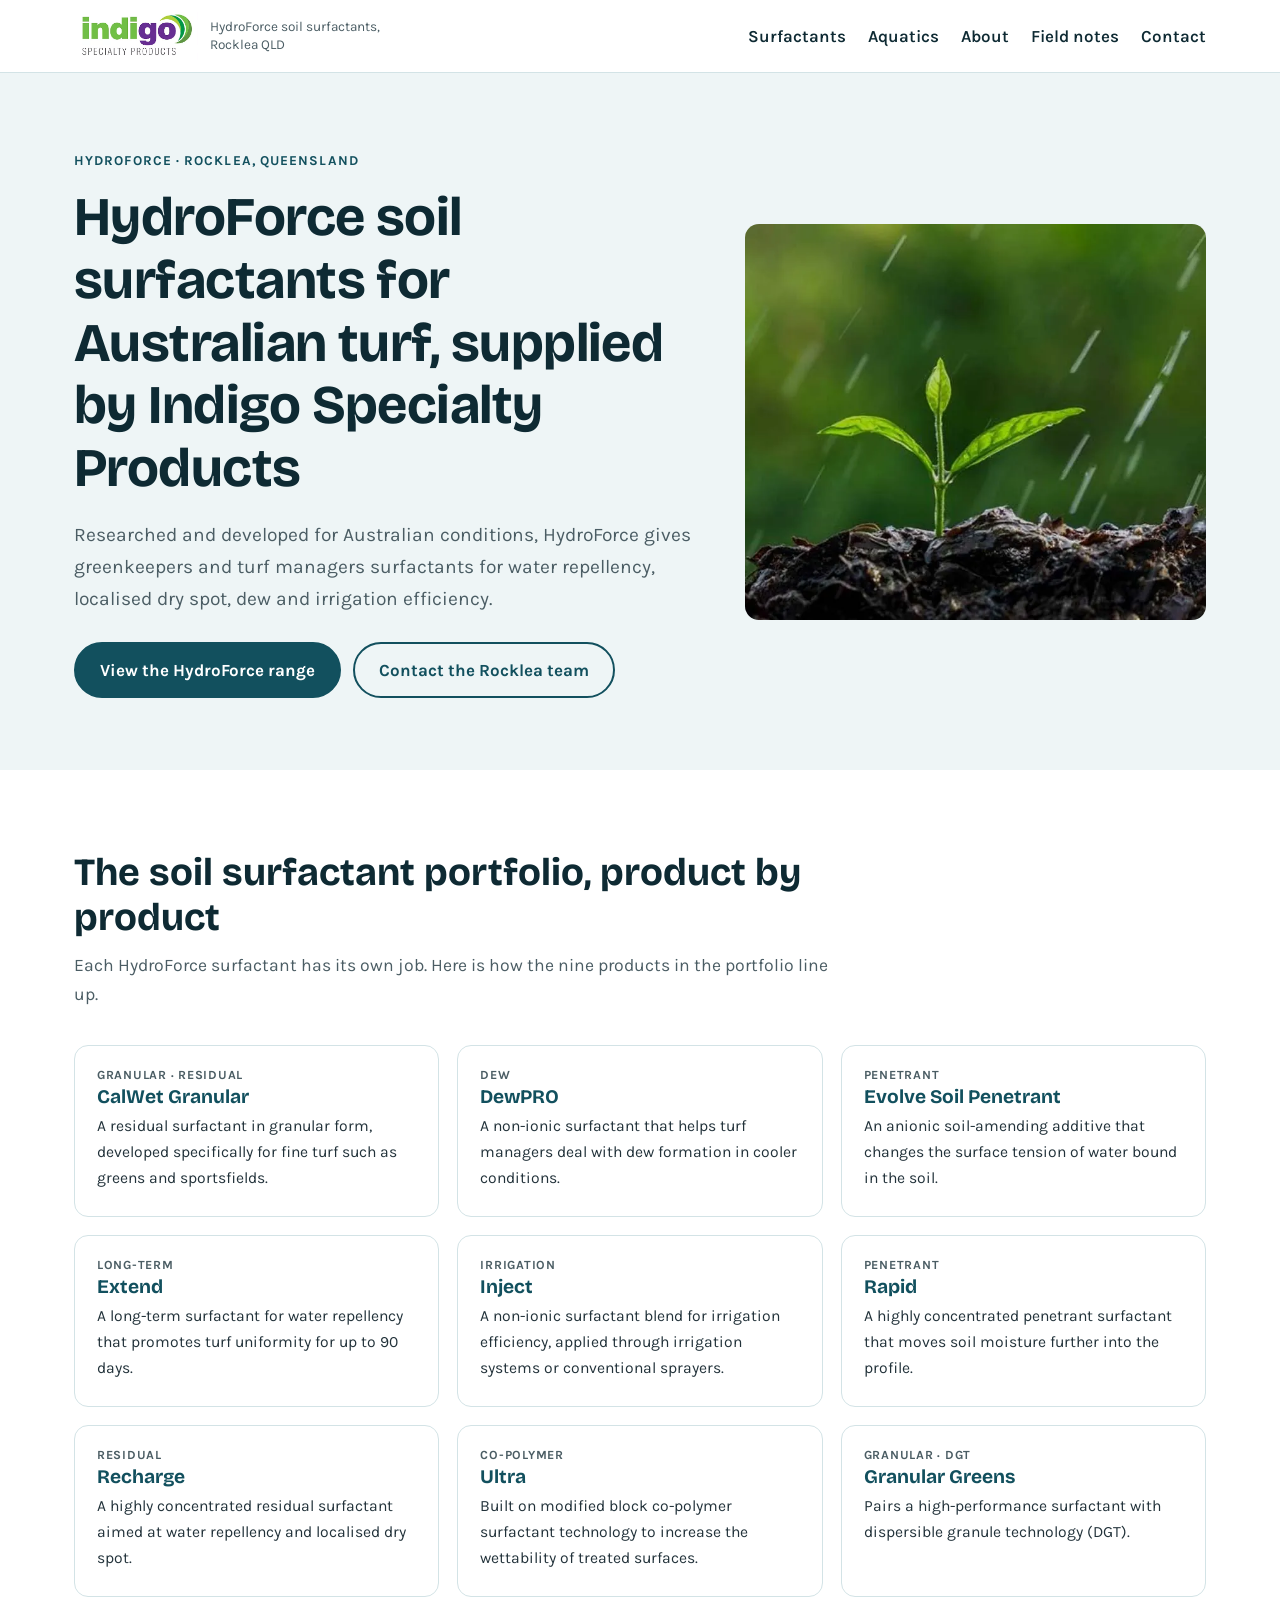
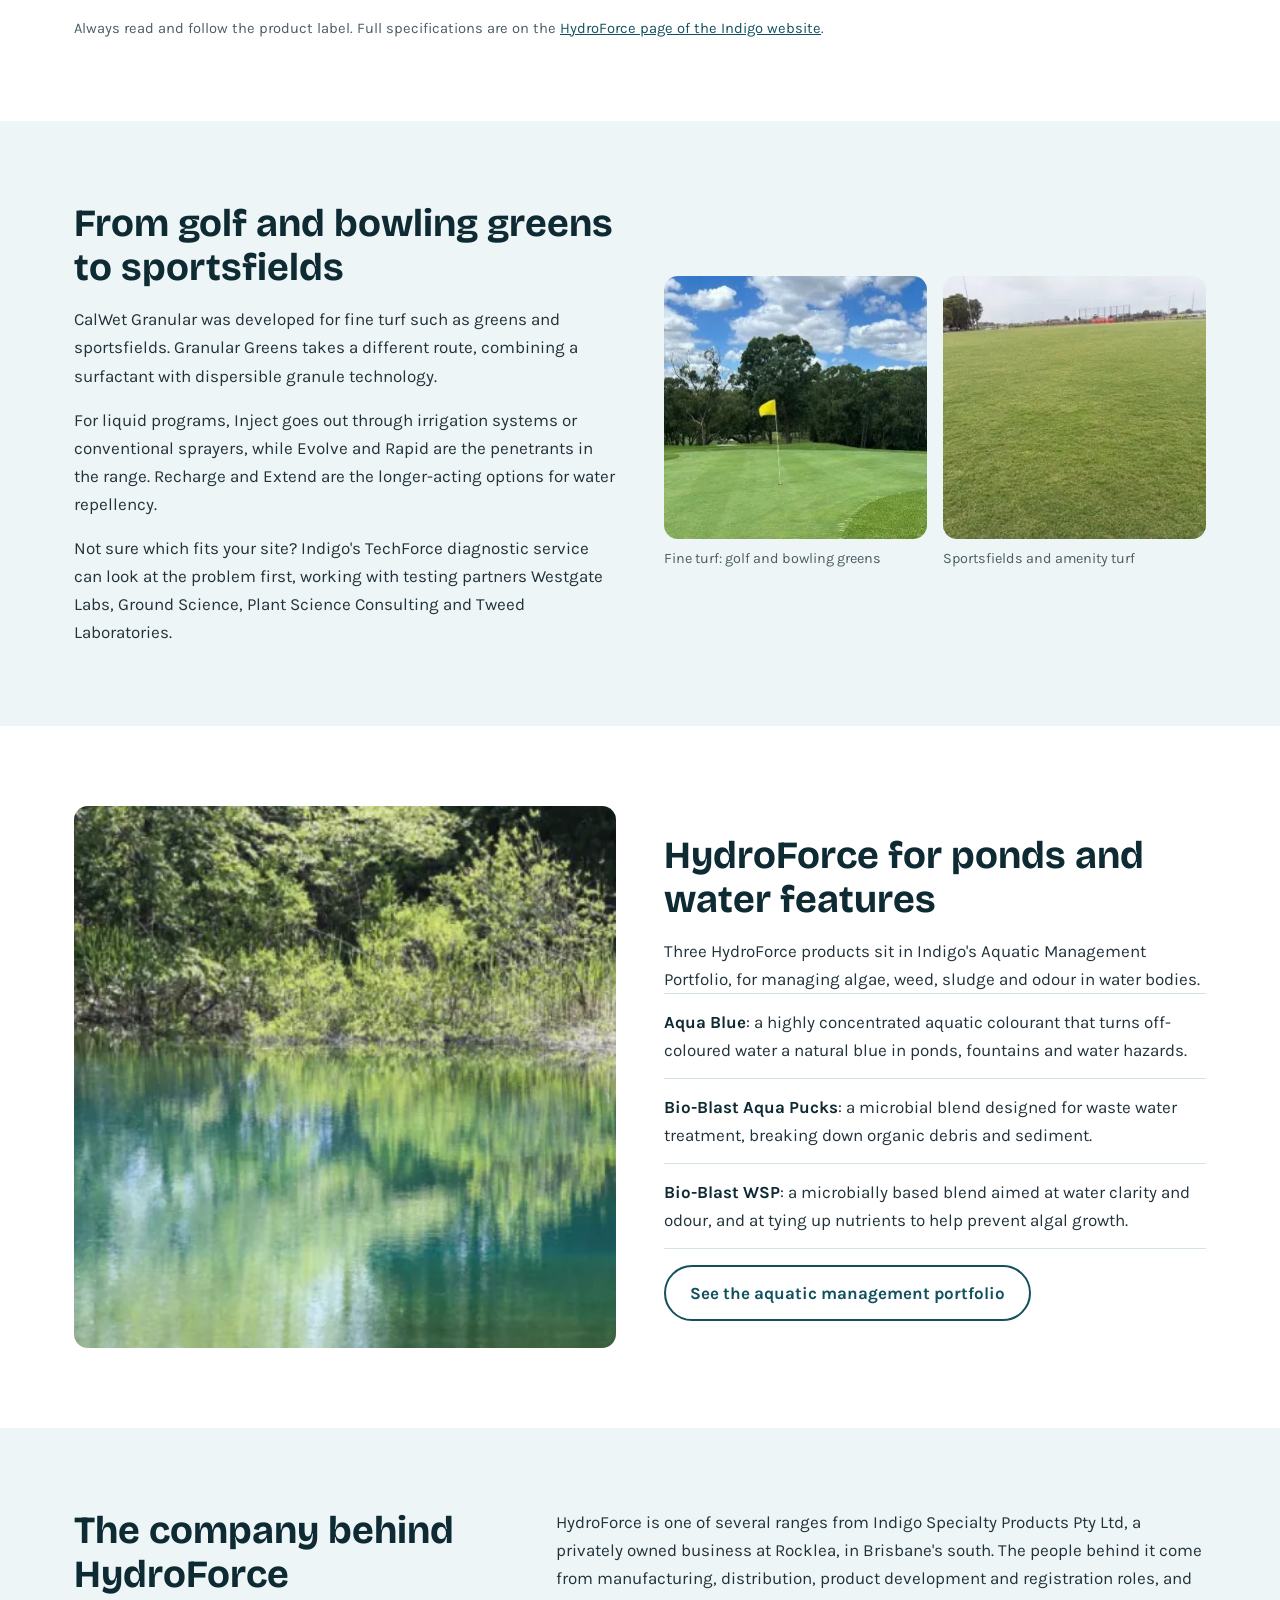
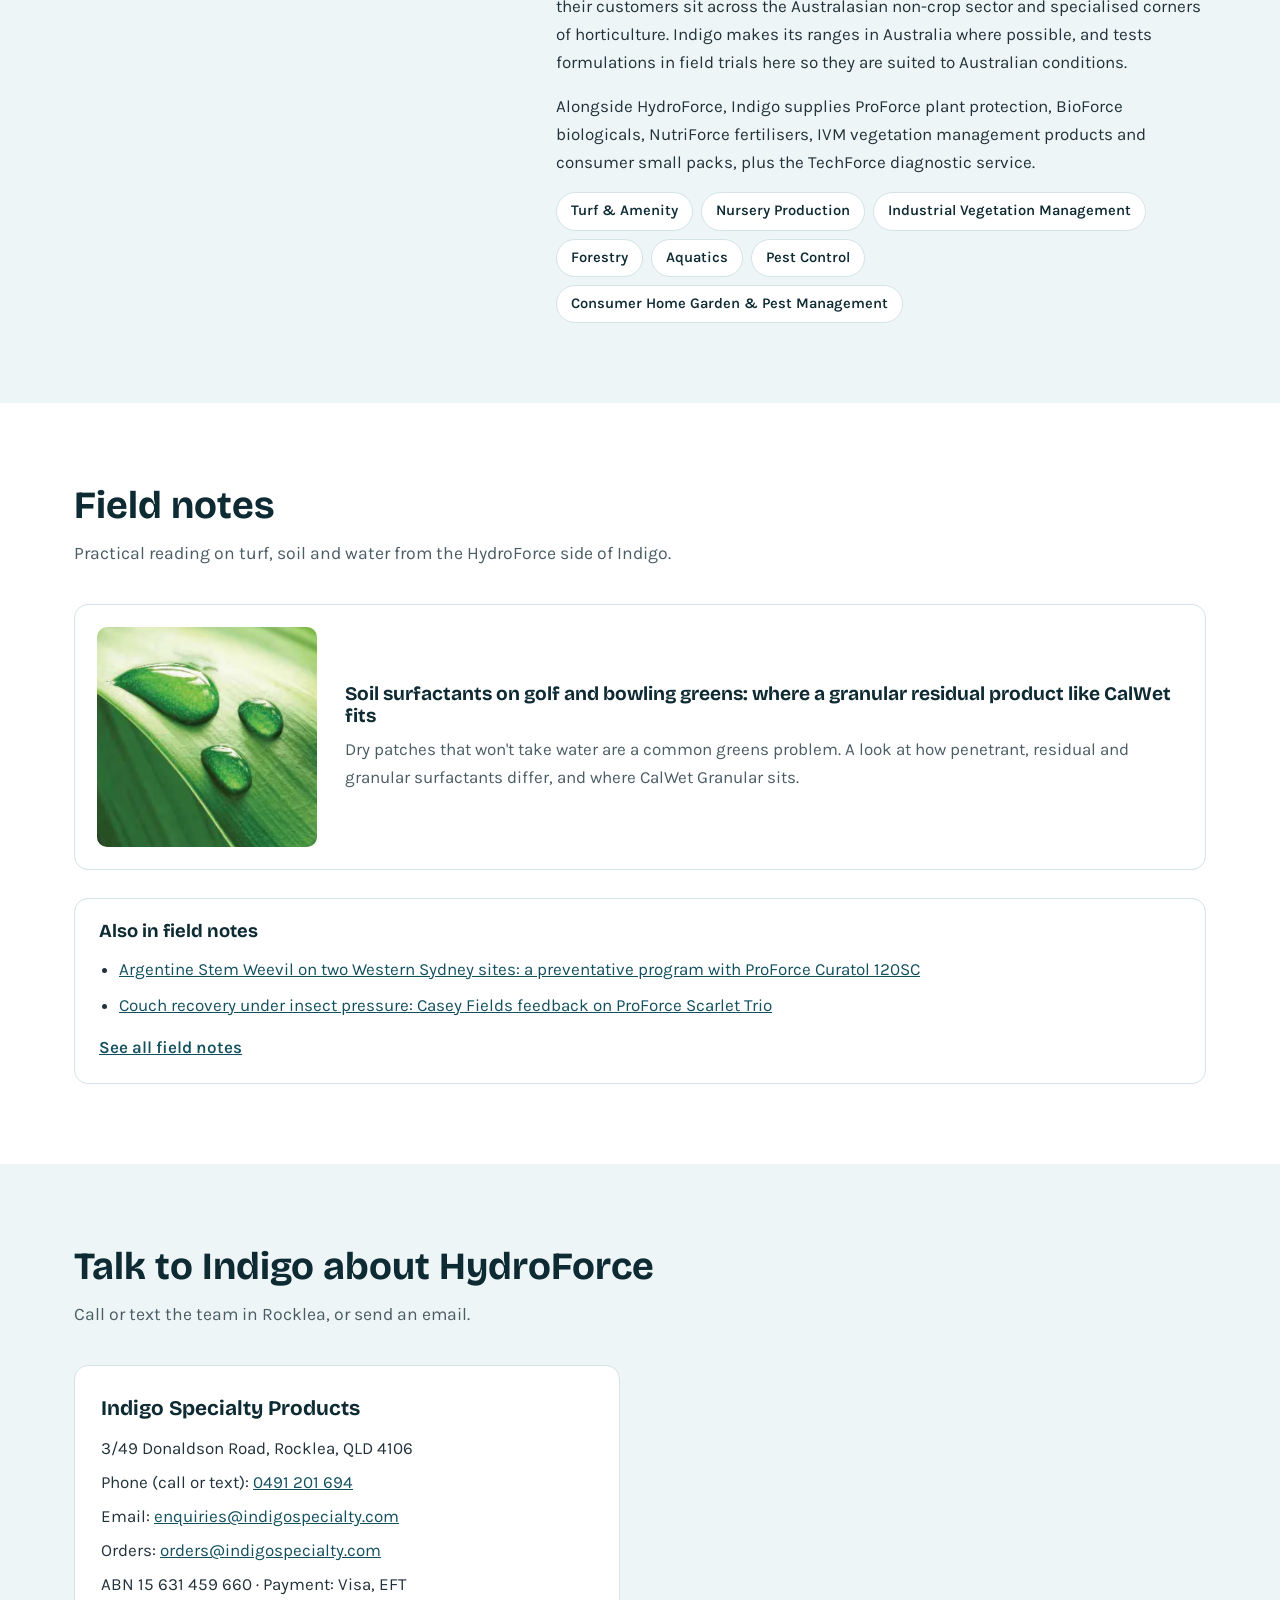
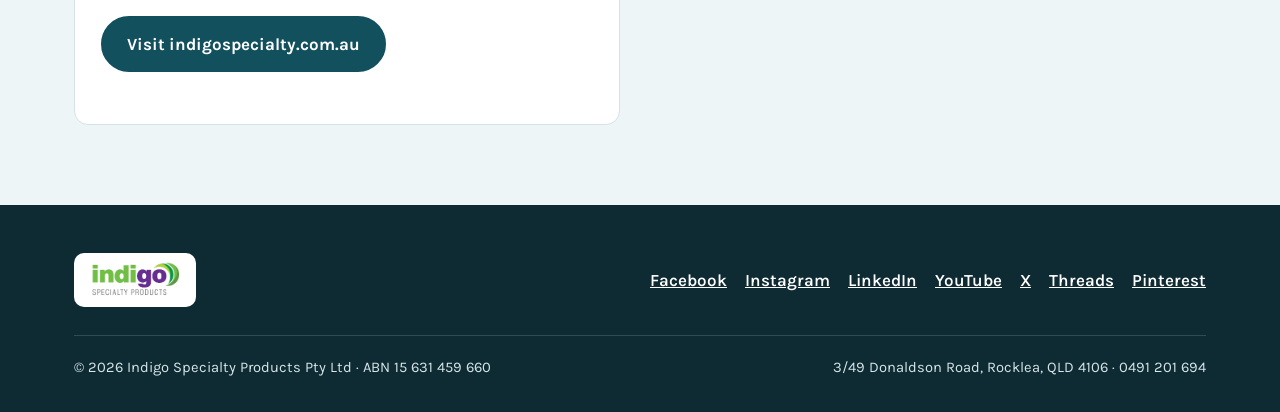
<file: index.html>
<!DOCTYPE html>
<html lang="en-AU">
<head>
  <meta charset="UTF-8">
  <meta name="viewport" content="width=device-width, initial-scale=1.0">
  <title>Indigo Specialty Products | HydroForce Soil Surfactants in Rocklea QLD</title>
  <meta name="description" content="HydroForce soil surfactants for golf greens, bowling greens and sportsfields, researched for Australian conditions. Indigo Specialty Products, Rocklea QLD.">
  <link rel="canonical" href="https://indigospecialty.github.io/GithubPages/">
  <link rel="icon" href="assets/images/favicon.png" type="image/png">
  <meta name="robots" content="index, follow">

  <meta property="og:type" content="website">
  <meta property="og:site_name" content="Indigo Specialty Products">
  <meta property="og:title" content="HydroForce Soil Surfactants | Indigo Specialty Products, Rocklea QLD">
  <meta property="og:description" content="Nine HydroForce soil surfactants and three aquatic products, supplied from Rocklea, Queensland.">
  <meta property="og:url" content="https://indigospecialty.github.io/GithubPages/">
  <meta property="og:image" content="https://indigospecialty.github.io/GithubPages/assets/images/hydroforce-hero-rain-seedling.jpg">
  <meta property="og:locale" content="en_AU">
  <meta name="twitter:card" content="summary_large_image">
  <meta name="twitter:site" content="@IndigoSpecialty">

  <link rel="preconnect" href="https://fonts.googleapis.com">
  <link rel="preconnect" href="https://fonts.gstatic.com" crossorigin>
  <link href="https://fonts.googleapis.com/css2?family=Bricolage+Grotesque:wght@600;700&family=Karla:wght@400;600;700&display=swap" rel="stylesheet">
  <link rel="stylesheet" href="assets/css/style.css">

  <script type="application/ld+json">
  {
    "@context": "https://schema.org",
    "@type": "LocalBusiness",
    "name": "Indigo Specialty Products",
    "legalName": "Indigo Specialty Products Pty Ltd",
    "url": "https://indigospecialty.com.au/",
    "logo": "https://indigospecialty.github.io/GithubPages/assets/images/indigo-specialty-products-logo.png",
    "image": "https://indigospecialty.github.io/GithubPages/assets/images/hydroforce-hero-rain-seedling.jpg",
    "telephone": "+61 491 201 694",
    "email": "enquiries@indigospecialty.com",
    "address": {
      "@type": "PostalAddress",
      "streetAddress": "3/49 Donaldson Road",
      "addressLocality": "Rocklea",
      "addressRegion": "QLD",
      "postalCode": "4106",
      "addressCountry": "AU"
    },
    "geo": { "@type": "GeoCoordinates", "latitude": -27.560336, "longitude": 152.993499 },
    "areaServed": "AU",
    "paymentAccepted": "Visa, EFT",
    "sameAs": [
      "https://www.facebook.com/profile.php?id=100076193619084",
      "https://www.instagram.com/indigospecialtyproducts",
      "https://www.linkedin.com/company/99134999",
      "https://www.youtube.com/@indigospecialtyproducts3187",
      "https://twitter.com/IndigoSpecialty",
      "https://www.threads.com/@indigospecialtyproducts",
      "https://www.pinterest.com.au/indigospecialty"
    ]
  }
  </script>
</head>
<body>
  <a class="skip-link" href="#main">Skip to content</a>

  <header class="site-header">
    <div class="wrap">
      <a class="brand" href="./" aria-label="Indigo Specialty Products, HydroForce home">
        <img src="assets/images/indigo-specialty-products-logo.png" width="483" height="187" alt="Indigo Specialty Products logo">
        <span>HydroForce soil surfactants, Rocklea QLD</span>
      </a>
      <nav class="site-nav" aria-label="Main">
        <ul>
          <li><a href="#surfactants">Surfactants</a></li>
          <li><a href="#aquatics">Aquatics</a></li>
          <li><a href="#about">About</a></li>
          <li><a href="field-notes/">Field notes</a></li>
          <li><a href="#contact">Contact</a></li>
        </ul>
      </nav>
    </div>
  </header>

  <main id="main">

    <section class="hero" aria-labelledby="hero-title">
      <div class="wrap">
        <div>
          <span class="eyebrow">HydroForce · Rocklea, Queensland</span>
          <h1 id="hero-title">HydroForce soil surfactants for Australian turf, supplied by Indigo Specialty Products</h1>
          <p class="lead">Researched and developed for Australian conditions, HydroForce gives greenkeepers and turf managers surfactants for water repellency, localised dry spot, dew and irrigation efficiency.</p>
          <div class="btn-row">
            <a class="btn btn-solid" href="https://indigospecialty.com.au/hydroforce/">View the HydroForce range</a>
            <a class="btn btn-line" href="#contact">Contact the Rocklea team</a>
          </div>
        </div>
        <figure>
          <picture>
            <source srcset="assets/images/hydroforce-hero-rain-seedling.webp" type="image/webp">
            <img src="assets/images/hydroforce-hero-rain-seedling.jpg" width="730" height="628" fetchpriority="high" alt="Seedling in moist soil under falling rain, representing HydroForce soil surfactants from Indigo Specialty Products">
          </picture>
        </figure>
      </div>
    </section>

    <section class="section" id="surfactants" aria-labelledby="surfactants-title">
      <div class="wrap">
        <div class="section-head">
          <h2 id="surfactants-title">The soil surfactant portfolio, product by product</h2>
          <p>Each HydroForce surfactant has its own job. Here is how the nine products in the portfolio line up.</p>
        </div>
        <ul class="product-grid">
          <li class="product"><h3><small>Granular · residual</small>CalWet Granular</h3><p>A residual surfactant in granular form, developed specifically for fine turf such as greens and sportsfields.</p></li>
          <li class="product"><h3><small>Dew</small>DewPRO</h3><p>A non-ionic surfactant that helps turf managers deal with dew formation in cooler conditions.</p></li>
          <li class="product"><h3><small>Penetrant</small>Evolve Soil Penetrant</h3><p>An anionic soil-amending additive that changes the surface tension of water bound in the soil.</p></li>
          <li class="product"><h3><small>Long-term</small>Extend</h3><p>A long-term surfactant for water repellency that promotes turf uniformity for up to 90 days.</p></li>
          <li class="product"><h3><small>Irrigation</small>Inject</h3><p>A non-ionic surfactant blend for irrigation efficiency, applied through irrigation systems or conventional sprayers.</p></li>
          <li class="product"><h3><small>Penetrant</small>Rapid</h3><p>A highly concentrated penetrant surfactant that moves soil moisture further into the profile.</p></li>
          <li class="product"><h3><small>Residual</small>Recharge</h3><p>A highly concentrated residual surfactant aimed at water repellency and localised dry spot.</p></li>
          <li class="product"><h3><small>Co-polymer</small>Ultra</h3><p>Built on modified block co-polymer surfactant technology to increase the wettability of treated surfaces.</p></li>
          <li class="product"><h3><small>Granular · DGT</small>Granular Greens</h3><p>Pairs a high-performance surfactant with dispersible granule technology (DGT).</p></li>
        </ul>
        <p class="note">Always read and follow the product label. Full specifications are on the <a href="https://indigospecialty.com.au/hydroforce/">HydroForce page of the Indigo website</a>.</p>
      </div>
    </section>

    <section class="section section-alt" aria-labelledby="turf-title">
      <div class="wrap split">
        <div class="split-text">
          <h2 id="turf-title">From golf and bowling greens to sportsfields</h2>
          <p>CalWet Granular was developed for fine turf such as greens and sportsfields. Granular Greens takes a different route, combining a surfactant with dispersible granule technology.</p>
          <p>For liquid programs, Inject goes out through irrigation systems or conventional sprayers, while Evolve and Rapid are the penetrants in the range. Recharge and Extend are the longer-acting options for water repellency.</p>
          <p>Not sure which fits your site? Indigo's TechForce diagnostic service can look at the problem first, working with testing partners Westgate Labs, Ground Science, Plant Science Consulting and Tweed Laboratories.</p>
        </div>
        <div class="photo-pair">
          <figure>
            <picture>
              <source srcset="assets/images/golf-green-fine-turf.webp" type="image/webp">
              <img src="assets/images/golf-green-fine-turf.jpg" width="360" height="360" loading="lazy" alt="Golf green with a yellow flag, the kind of fine turf HydroForce CalWet Granular was developed for">
            </picture>
            <figcaption>Fine turf: golf and bowling greens</figcaption>
          </figure>
          <figure>
            <picture>
              <source srcset="assets/images/sportsground-turf.webp" type="image/webp">
              <img src="assets/images/sportsground-turf.jpg" width="296" height="300" loading="lazy" alt="Even green turf across a sportsground">
            </picture>
            <figcaption>Sportsfields and amenity turf</figcaption>
          </figure>
        </div>
      </div>
    </section>

    <section class="section" id="aquatics" aria-labelledby="aquatics-title">
      <div class="wrap split">
        <div class="solo">
          <figure>
            <picture>
              <source srcset="assets/images/pond-aquatic-vegetation.webp" type="image/webp">
              <img src="assets/images/pond-aquatic-vegetation.jpg" width="390" height="390" loading="lazy" alt="Pond edged with reeds and trees, a water body suited to HydroForce aquatic products">
            </picture>
          </figure>
        </div>
        <div class="split-text">
          <h2 id="aquatics-title">HydroForce for ponds and water features</h2>
          <p>Three HydroForce products sit in Indigo's Aquatic Management Portfolio, for managing algae, weed, sludge and odour in water bodies.</p>
          <ul class="plain-list">
            <li><strong>Aqua Blue</strong>: a highly concentrated aquatic colourant that turns off-coloured water a natural blue in ponds, fountains and water hazards.</li>
            <li><strong>Bio-Blast Aqua Pucks</strong>: a microbial blend designed for waste water treatment, breaking down organic debris and sediment.</li>
            <li><strong>Bio-Blast WSP</strong>: a microbially based blend aimed at water clarity and odour, and at tying up nutrients to help prevent algal growth.</li>
          </ul>
          <p><a class="btn btn-line" href="https://indigospecialty.com.au/water-management-portfolio/">See the aquatic management portfolio</a></p>
        </div>
      </div>
    </section>

    <section class="section section-alt" id="about" aria-labelledby="about-title">
      <div class="wrap about-grid">
        <h2 id="about-title">The company behind HydroForce</h2>
        <div class="body">
          <p>HydroForce is one of several ranges from Indigo Specialty Products Pty Ltd, a privately owned business at Rocklea, in Brisbane's south. The people behind it come from manufacturing, distribution, product development and registration roles, and their customers sit across the Australasian non-crop sector and specialised corners of horticulture. Indigo makes its ranges in Australia where possible, and tests formulations in field trials here so they are suited to Australian conditions.</p>
          <p>Alongside HydroForce, Indigo supplies ProForce plant protection, BioForce biologicals, NutriForce fertilisers, IVM vegetation management products and consumer small packs, plus the TechForce diagnostic service.</p>
          <ul class="markets" aria-label="Markets Indigo supplies">
            <li>Turf &amp; Amenity</li>
            <li>Nursery Production</li>
            <li>Industrial Vegetation Management</li>
            <li>Forestry</li>
            <li>Aquatics</li>
            <li>Pest Control</li>
            <li>Consumer Home Garden &amp; Pest Management</li>
          </ul>
        </div>
      </div>
    </section>

    <section class="section" id="field-notes" aria-labelledby="notes-title">
      <div class="wrap">
        <div class="section-head">
          <h2 id="notes-title">Field notes</h2>
          <p>Practical reading on turf, soil and water from the HydroForce side of Indigo.</p>
        </div>
        <article class="post-card">
          <picture>
            <source srcset="assets/images/water-droplets-leaf.webp" type="image/webp">
            <img src="assets/images/water-droplets-leaf.jpg" width="390" height="390" loading="lazy" alt="Water droplets beading on a green leaf">
          </picture>
          <div>
            <h3><a href="field-notes/soil-surfactants-golf-bowling-greens.html">Soil surfactants on golf and bowling greens: where a granular residual product like CalWet fits</a></h3>
            <p>Dry patches that won't take water are a common greens problem. A look at how penetrant, residual and granular surfactants differ, and where CalWet Granular sits.</p>
          </div>
        </article>
        <div class="more-notes">
          <h3>Also in field notes</h3>
          <ul>
            <li><a href="field-notes/curatol-120sc-argentine-stem-weevil.html">Argentine Stem Weevil on two Western Sydney sites: a preventative program with ProForce Curatol 120SC</a></li>
            <li><a href="field-notes/scarlet-trio-insecticide-casey-fields.html">Couch recovery under insect pressure: Casey Fields feedback on ProForce Scarlet Trio</a></li>
          </ul>
          <p><a href="field-notes/">See all field notes</a></p>
        </div>
      </div>
    </section>

    <section class="section section-alt" id="contact" aria-labelledby="contact-title">
      <div class="wrap">
        <div class="section-head">
          <h2 id="contact-title">Talk to Indigo about HydroForce</h2>
          <p>Call or text the team in Rocklea, or send an email.</p>
        </div>
        <div class="contact-grid">
          <address class="nap">
            <p class="name">Indigo Specialty Products</p>
            <p>3/49 Donaldson Road, Rocklea, QLD 4106</p>
            <p>Phone (call or text): <a href="tel:+61491201694">0491 201 694</a></p>
            <p>Email: <a href="mailto:enquiries@indigospecialty.com">enquiries@indigospecialty.com</a></p>
            <p>Orders: <a href="mailto:orders@indigospecialty.com">orders@indigospecialty.com</a></p>
            <p>ABN 15 631 459 660 · Payment: Visa, EFT</p>
            <p style="margin-top:18px"><a class="btn btn-solid" href="https://indigospecialty.com.au/">Visit indigospecialty.com.au</a></p>
          </address>
          <iframe class="map" title="Map of Indigo Specialty Products, 3/49 Donaldson Road, Rocklea QLD" src="https://www.google.com/maps?q=-27.560336,152.993499&amp;z=15&amp;output=embed" loading="lazy" referrerpolicy="no-referrer-when-downgrade"></iframe>
        </div>
      </div>
    </section>

  </main>

  <footer class="site-footer">
    <div class="wrap">
      <div class="footer-top">
        <a class="footer-logo" href="https://indigospecialty.com.au/"><img src="assets/images/indigo-specialty-products-logo.png" width="483" height="187" alt="Indigo Specialty Products main website"></a>
        <ul class="socials" aria-label="Indigo Specialty Products on social media">
          <li><a href="https://www.facebook.com/profile.php?id=100076193619084">Facebook</a></li>
          <li><a href="https://www.instagram.com/indigospecialtyproducts">Instagram</a></li>
          <li><a href="https://www.linkedin.com/company/99134999">LinkedIn</a></li>
          <li><a href="https://www.youtube.com/@indigospecialtyproducts3187">YouTube</a></li>
          <li><a href="https://twitter.com/IndigoSpecialty">X</a></li>
          <li><a href="https://www.threads.com/@indigospecialtyproducts">Threads</a></li>
          <li><a href="https://www.pinterest.com.au/indigospecialty">Pinterest</a></li>
        </ul>
      </div>
      <div class="footer-bottom">
        <span>&copy; 2026 Indigo Specialty Products Pty Ltd · ABN 15 631 459 660</span>
        <span>3/49 Donaldson Road, Rocklea, QLD 4106 · 0491 201 694</span>
      </div>
    </div>
  </footer>
</body>
</html>
</file>
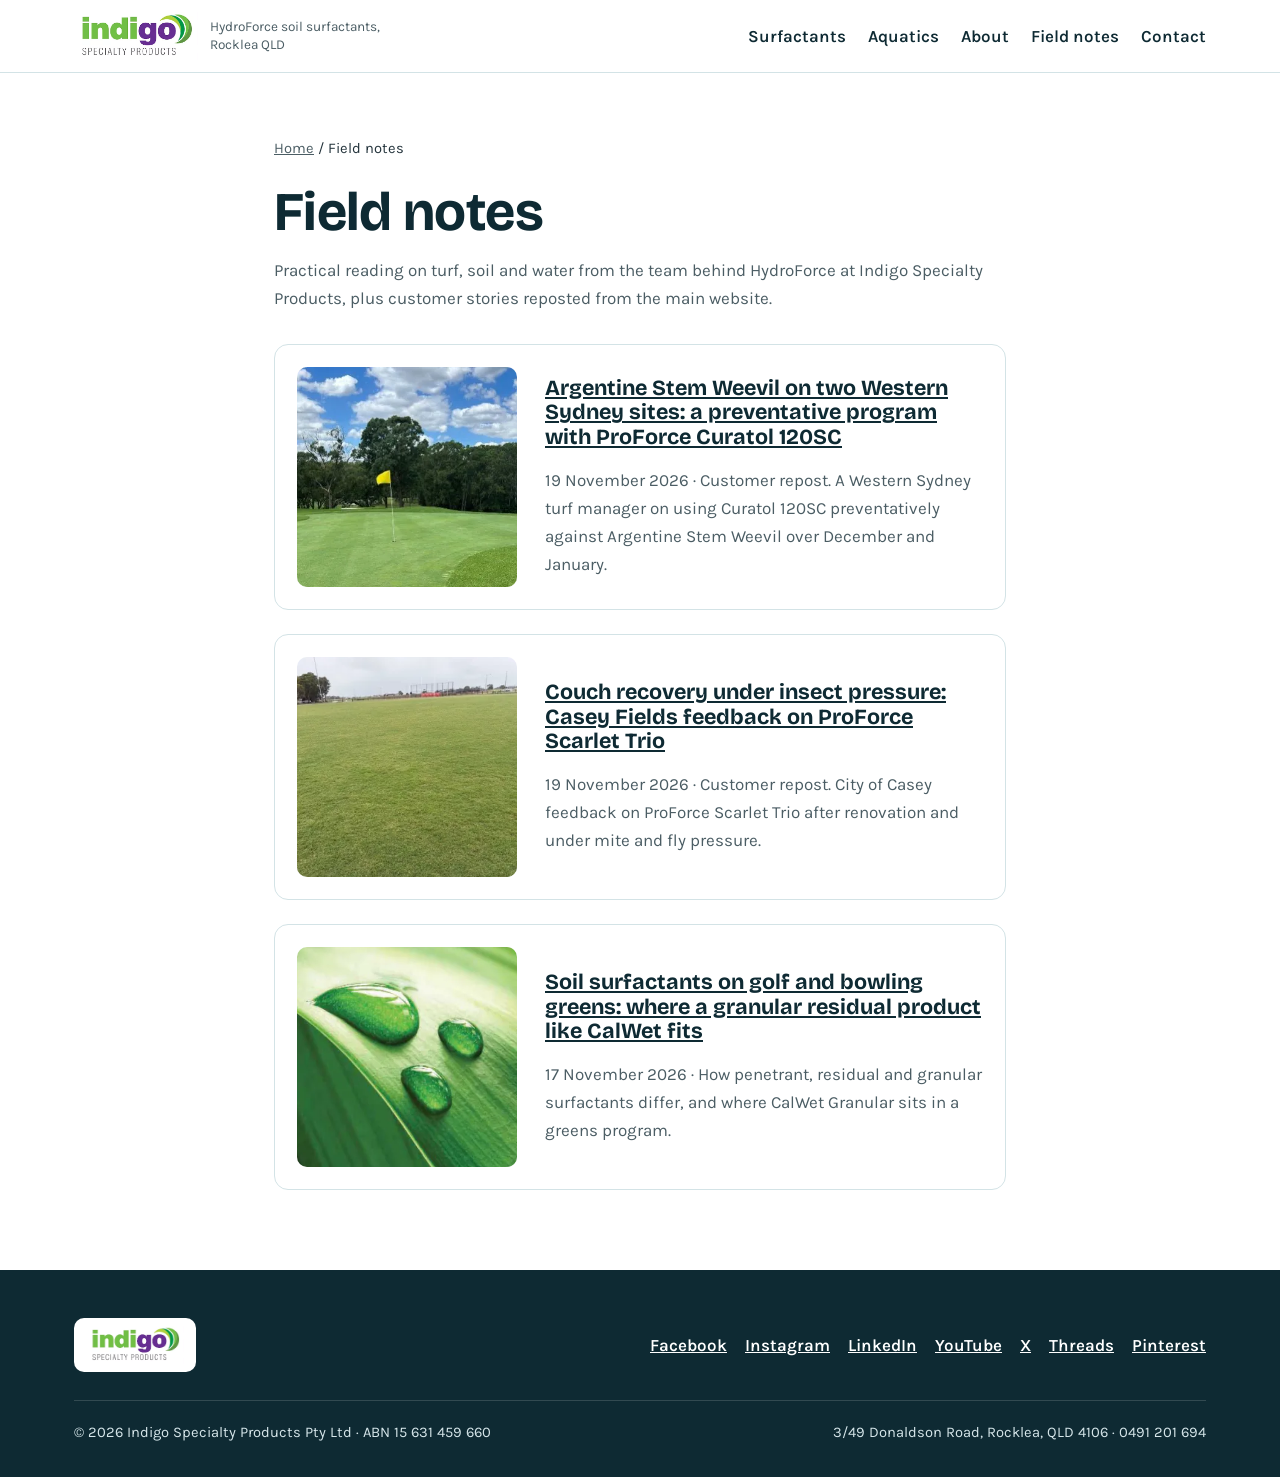
<file: field-notes/index.html>
<!DOCTYPE html>
<html lang="en-AU">
<head>
  <meta charset="UTF-8">
  <meta name="viewport" content="width=device-width, initial-scale=1.0">
  <meta name="robots" content="index, follow">
  <title>Field Notes: Turf, Soil and Water | Indigo Specialty Products HydroForce</title>
  <meta name="description" content="Field notes from Indigo Specialty Products on soil surfactants, greens and water management, plus customer stories on ProForce Scarlet Trio and Curatol 120SC.">
  <link rel="canonical" href="https://indigospecialty.github.io/GithubPages/field-notes/">
  <link rel="icon" href="../assets/images/favicon.png" type="image/png">
  <link rel="preconnect" href="https://fonts.googleapis.com">
  <link rel="preconnect" href="https://fonts.gstatic.com" crossorigin>
  <link href="https://fonts.googleapis.com/css2?family=Bricolage+Grotesque:wght@600;700&family=Karla:wght@400;600;700&display=swap" rel="stylesheet">
  <link rel="stylesheet" href="../assets/css/style.css">

  </head>
<body>
  <a class="skip-link" href="#main">Skip to content</a>

  <header class="site-header">
    <div class="wrap">
      <a class="brand" href="../" aria-label="Indigo Specialty Products, HydroForce home">
        <img src="../assets/images/indigo-specialty-products-logo.png" width="483" height="187" alt="Indigo Specialty Products logo">
        <span>HydroForce soil surfactants, Rocklea QLD</span>
      </a>
      <nav class="site-nav" aria-label="Main">
        <ul>
          <li><a href="../#surfactants">Surfactants</a></li>
          <li><a href="../#aquatics">Aquatics</a></li>
          <li><a href="../#about">About</a></li>
          <li><a href="./">Field notes</a></li>
          <li><a href="../#contact">Contact</a></li>
        </ul>
      </nav>
    </div>
  </header>

  <main id="main" class="article">
    <div class="wrap">
      <nav class="breadcrumb" aria-label="Breadcrumb"><a href="../">Home</a> / Field notes</nav>
      <header>
        <h1>Field notes</h1>
        <p>Practical reading on turf, soil and water from the team behind HydroForce at Indigo Specialty Products, plus customer stories reposted from the main website.</p>
      </header>
      <div class="post-stack">
        <article class="post-card">
          <picture>
            <source srcset="../assets/images/golf-green-fine-turf.webp" type="image/webp">
            <img src="../assets/images/golf-green-fine-turf.jpg" width="360" height="360" loading="lazy" alt="Golf green with a yellow pin flag">
          </picture>
          <div>
            <h2 style="font-size:1.35rem;margin:0"><a href="curatol-120sc-argentine-stem-weevil.html" style="color:inherit">Argentine Stem Weevil on two Western Sydney sites: a preventative program with ProForce Curatol 120SC</a></h2>
            <p>19 November 2026 · Customer repost. A Western Sydney turf manager on using Curatol 120SC preventatively against Argentine Stem Weevil over December and January.</p>
          </div>
        </article>
        <article class="post-card">
          <picture>
            <source srcset="../assets/images/sportsground-turf.webp" type="image/webp">
            <img src="../assets/images/sportsground-turf.jpg" width="296" height="300" loading="lazy" alt="Couch sportsground at Casey Fields">
          </picture>
          <div>
            <h2 style="font-size:1.35rem;margin:0"><a href="scarlet-trio-insecticide-casey-fields.html" style="color:inherit">Couch recovery under insect pressure: Casey Fields feedback on ProForce Scarlet Trio</a></h2>
            <p>19 November 2026 · Customer repost. City of Casey feedback on ProForce Scarlet Trio after renovation and under mite and fly pressure.</p>
          </div>
        </article>
        <article class="post-card">
          <picture>
            <source srcset="../assets/images/water-droplets-leaf.webp" type="image/webp">
            <img src="../assets/images/water-droplets-leaf.jpg" width="390" height="390" loading="lazy" alt="Water droplets beading on a green leaf">
          </picture>
          <div>
            <h2 style="font-size:1.35rem;margin:0"><a href="soil-surfactants-golf-bowling-greens.html" style="color:inherit">Soil surfactants on golf and bowling greens: where a granular residual product like CalWet fits</a></h2>
            <p>17 November 2026 · How penetrant, residual and granular surfactants differ, and where CalWet Granular sits in a greens program.</p>
          </div>
        </article>
      </div>
    </div>
  </main>

  <footer class="site-footer">
    <div class="wrap">
      <div class="footer-top">
        <a class="footer-logo" href="https://indigospecialty.com.au/"><img src="../assets/images/indigo-specialty-products-logo.png" width="483" height="187" alt="Indigo Specialty Products main website"></a>
        <ul class="socials" aria-label="Indigo Specialty Products on social media">
          <li><a href="https://www.facebook.com/profile.php?id=100076193619084">Facebook</a></li>
          <li><a href="https://www.instagram.com/indigospecialtyproducts">Instagram</a></li>
          <li><a href="https://www.linkedin.com/company/99134999">LinkedIn</a></li>
          <li><a href="https://www.youtube.com/@indigospecialtyproducts3187">YouTube</a></li>
          <li><a href="https://twitter.com/IndigoSpecialty">X</a></li>
          <li><a href="https://www.threads.com/@indigospecialtyproducts">Threads</a></li>
          <li><a href="https://www.pinterest.com.au/indigospecialty">Pinterest</a></li>
        </ul>
      </div>
      <div class="footer-bottom">
        <span>&copy; 2026 Indigo Specialty Products Pty Ltd · ABN 15 631 459 660</span>
        <span>3/49 Donaldson Road, Rocklea, QLD 4106 · 0491 201 694</span>
      </div>
    </div>
  </footer>
</body>
</html>
</file>
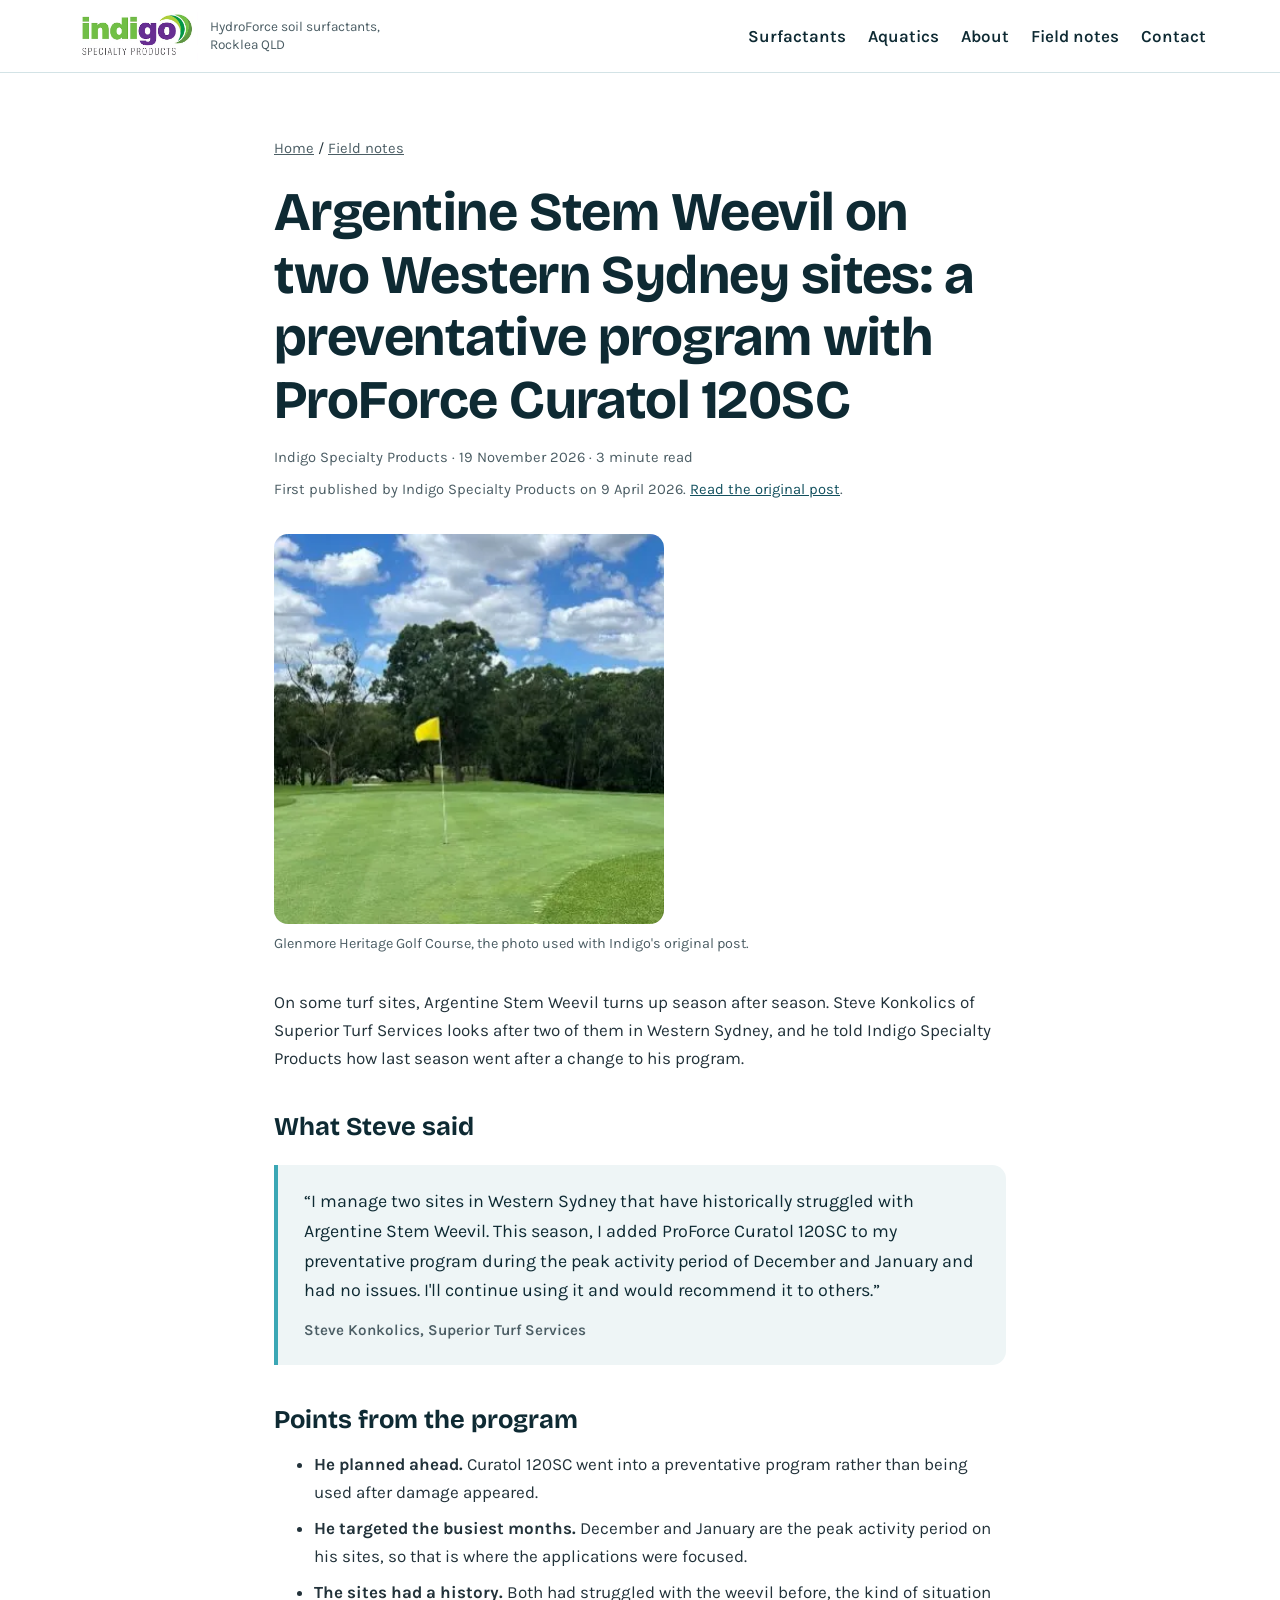
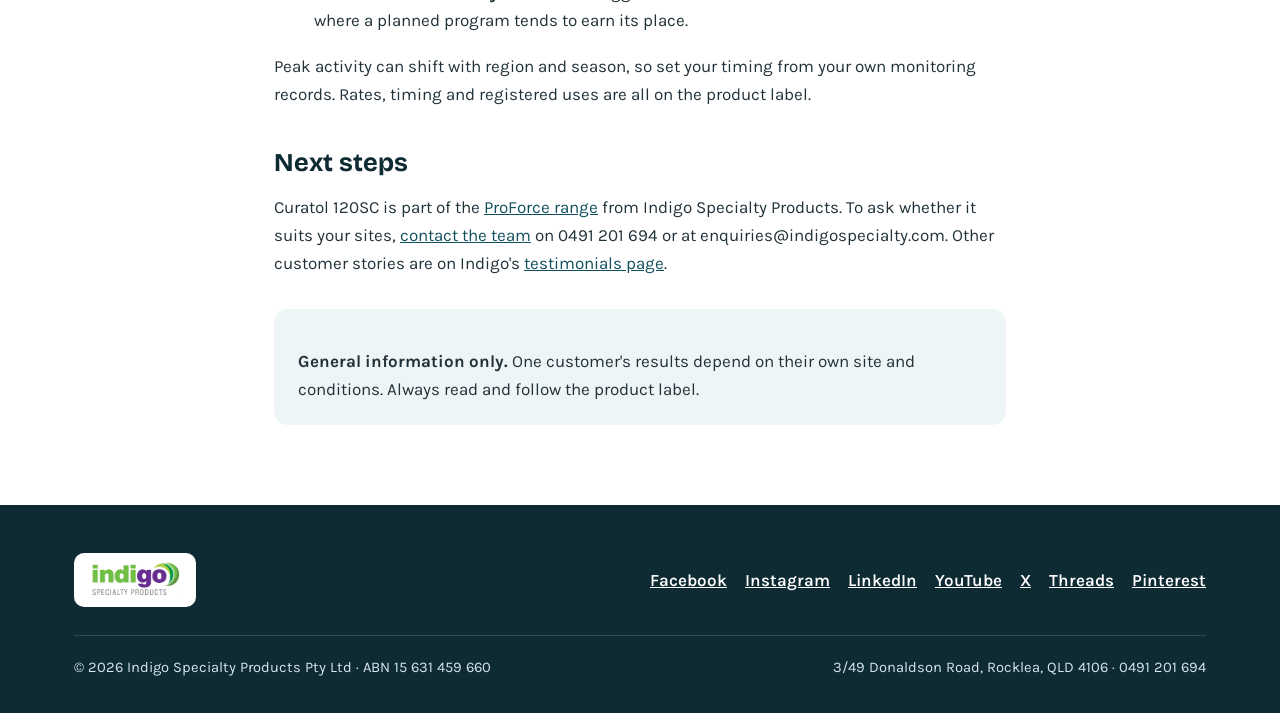
<file: field-notes/curatol-120sc-argentine-stem-weevil.html>
<!DOCTYPE html>
<html lang="en-AU">
<head>
  <meta charset="UTF-8">
  <meta name="viewport" content="width=device-width, initial-scale=1.0">
  <title>ProForce Curatol 120SC for Argentine Stem Weevil: Western Sydney Customer Feedback | Indigo Specialty Products</title>
  <meta name="description" content="Steve Konkolics of Superior Turf Services on adding ProForce Curatol 120SC to a preventative Argentine Stem Weevil program over December and January.">
  <link rel="canonical" href="https://indigospecialty.github.io/GithubPages/field-notes/curatol-120sc-argentine-stem-weevil.html">
  <link rel="icon" href="../assets/images/favicon.png" type="image/png">
  <meta name="robots" content="index, follow">

  <meta property="og:type" content="article">
  <meta property="og:site_name" content="Indigo Specialty Products">
  <meta property="og:title" content="Argentine Stem Weevil: a preventative program with ProForce Curatol 120SC">
  <meta property="og:description" content="Two Western Sydney sites, a December and January program, and no issues: a turf manager&#x27;s feedback.">
  <meta property="og:url" content="https://indigospecialty.github.io/GithubPages/field-notes/curatol-120sc-argentine-stem-weevil.html">
  <meta property="og:image" content="https://indigospecialty.github.io/GithubPages/assets/images/golf-green-fine-turf.jpg">
  <meta property="og:locale" content="en_AU">

  <link rel="preconnect" href="https://fonts.googleapis.com">
  <link rel="preconnect" href="https://fonts.gstatic.com" crossorigin>
  <link href="https://fonts.googleapis.com/css2?family=Bricolage+Grotesque:wght@600;700&family=Karla:wght@400;600;700&display=swap" rel="stylesheet">
  <link rel="stylesheet" href="../assets/css/style.css">

  <script type="application/ld+json">
{
  "@context": "https://schema.org",
  "@type": "BlogPosting",
  "headline": "Argentine Stem Weevil on two Western Sydney sites: a preventative program with ProForce Curatol 120SC",
  "datePublished": "2026-11-19",
  "dateModified": "2026-11-19",
  "image": "https://indigospecialty.github.io/GithubPages/assets/images/golf-green-fine-turf.jpg",
  "isBasedOn": "https://indigospecialty.com.au/proforce-curatol-120-sc-customer-testimonial/",
  "author": {
    "@type": "Organization",
    "name": "Indigo Specialty Products"
  },
  "publisher": {
    "@type": "Organization",
    "name": "Indigo Specialty Products",
    "logo": {
      "@type": "ImageObject",
      "url": "https://indigospecialty.github.io/GithubPages/assets/images/indigo-specialty-products-logo.png"
    }
  },
  "mainEntityOfPage": "https://indigospecialty.github.io/GithubPages/field-notes/curatol-120sc-argentine-stem-weevil.html"
}
  </script>
</head>
<body>
  <a class="skip-link" href="#main">Skip to content</a>

  <header class="site-header">
    <div class="wrap">
      <a class="brand" href="../" aria-label="Indigo Specialty Products, HydroForce home">
        <img src="../assets/images/indigo-specialty-products-logo.png" width="483" height="187" alt="Indigo Specialty Products logo">
        <span>HydroForce soil surfactants, Rocklea QLD</span>
      </a>
      <nav class="site-nav" aria-label="Main">
        <ul>
          <li><a href="../#surfactants">Surfactants</a></li>
          <li><a href="../#aquatics">Aquatics</a></li>
          <li><a href="../#about">About</a></li>
          <li><a href="./">Field notes</a></li>
          <li><a href="../#contact">Contact</a></li>
        </ul>
      </nav>
    </div>
  </header>

  <main id="main" class="article">
    <div class="wrap">
      <nav class="breadcrumb" aria-label="Breadcrumb"><a href="../">Home</a> / <a href="./">Field notes</a></nav>
      <article>
        <header>
          <h1>Argentine Stem Weevil on two Western Sydney sites: a preventative program with ProForce Curatol 120SC</h1>
          <p class="meta">Indigo Specialty Products · 19 November 2026 · 3 minute read</p>
          <p class="source-note">First published by Indigo Specialty Products on 9 April 2026. <a href="https://indigospecialty.com.au/proforce-curatol-120-sc-customer-testimonial/">Read the original post</a>.</p>
        </header>

        <figure>
          <picture>
            <source srcset="../assets/images/golf-green-fine-turf.webp" type="image/webp">
            <img src="../assets/images/golf-green-fine-turf.jpg" width="360" height="360" alt="Golf green with a yellow pin flag at Glenmore Heritage Golf Course">
          </picture>
          <figcaption>Glenmore Heritage Golf Course, the photo used with Indigo's original post.</figcaption>
        </figure>

        <p>On some turf sites, Argentine Stem Weevil turns up season after season. Steve Konkolics of Superior Turf Services looks after two of them in Western Sydney, and he told Indigo Specialty Products how last season went after a change to his program.</p>

        <h2>What Steve said</h2>
        <blockquote class="quote">
          <p>&ldquo;I manage two sites in Western Sydney that have historically struggled with Argentine Stem Weevil. This season, I added ProForce Curatol 120SC to my preventative program during the peak activity period of December and January and had no issues. I'll continue using it and would recommend it to others.&rdquo;</p>
          <footer>Steve Konkolics, Superior Turf Services</footer>
        </blockquote>

        <h2>Points from the program</h2>
        <ul>
          <li><strong>He planned ahead.</strong> Curatol 120SC went into a preventative program rather than being used after damage appeared.</li>
          <li><strong>He targeted the busiest months.</strong> December and January are the peak activity period on his sites, so that is where the applications were focused.</li>
          <li><strong>The sites had a history.</strong> Both had struggled with the weevil before, the kind of situation where a planned program tends to earn its place.</li>
        </ul>
        <p>Peak activity can shift with region and season, so set your timing from your own monitoring records. Rates, timing and registered uses are all on the product label.</p>

        <h2>Next steps</h2>
        <p>Curatol 120SC is part of the <a href="https://indigospecialty.com.au/proforce/">ProForce range</a> from Indigo Specialty Products. To ask whether it suits your sites, <a href="../#contact">contact the team</a> on 0491 201 694 or at enquiries@indigospecialty.com. Other customer stories are on Indigo's <a href="https://indigospecialty.com.au/testimonials/">testimonials page</a>.</p>

        <div class="callout">
          <p><strong>General information only.</strong> One customer's results depend on their own site and conditions. Always read and follow the product label.</p>
        </div>
      </article>
    </div>
  </main>

  <footer class="site-footer">
    <div class="wrap">
      <div class="footer-top">
        <a class="footer-logo" href="https://indigospecialty.com.au/"><img src="../assets/images/indigo-specialty-products-logo.png" width="483" height="187" alt="Indigo Specialty Products main website"></a>
        <ul class="socials" aria-label="Indigo Specialty Products on social media">
          <li><a href="https://www.facebook.com/profile.php?id=100076193619084">Facebook</a></li>
          <li><a href="https://www.instagram.com/indigospecialtyproducts">Instagram</a></li>
          <li><a href="https://www.linkedin.com/company/99134999">LinkedIn</a></li>
          <li><a href="https://www.youtube.com/@indigospecialtyproducts3187">YouTube</a></li>
          <li><a href="https://twitter.com/IndigoSpecialty">X</a></li>
          <li><a href="https://www.threads.com/@indigospecialtyproducts">Threads</a></li>
          <li><a href="https://www.pinterest.com.au/indigospecialty">Pinterest</a></li>
        </ul>
      </div>
      <div class="footer-bottom">
        <span>&copy; 2026 Indigo Specialty Products Pty Ltd · ABN 15 631 459 660</span>
        <span>3/49 Donaldson Road, Rocklea, QLD 4106 · 0491 201 694</span>
      </div>
    </div>
  </footer>
</body>
</html>
</file>
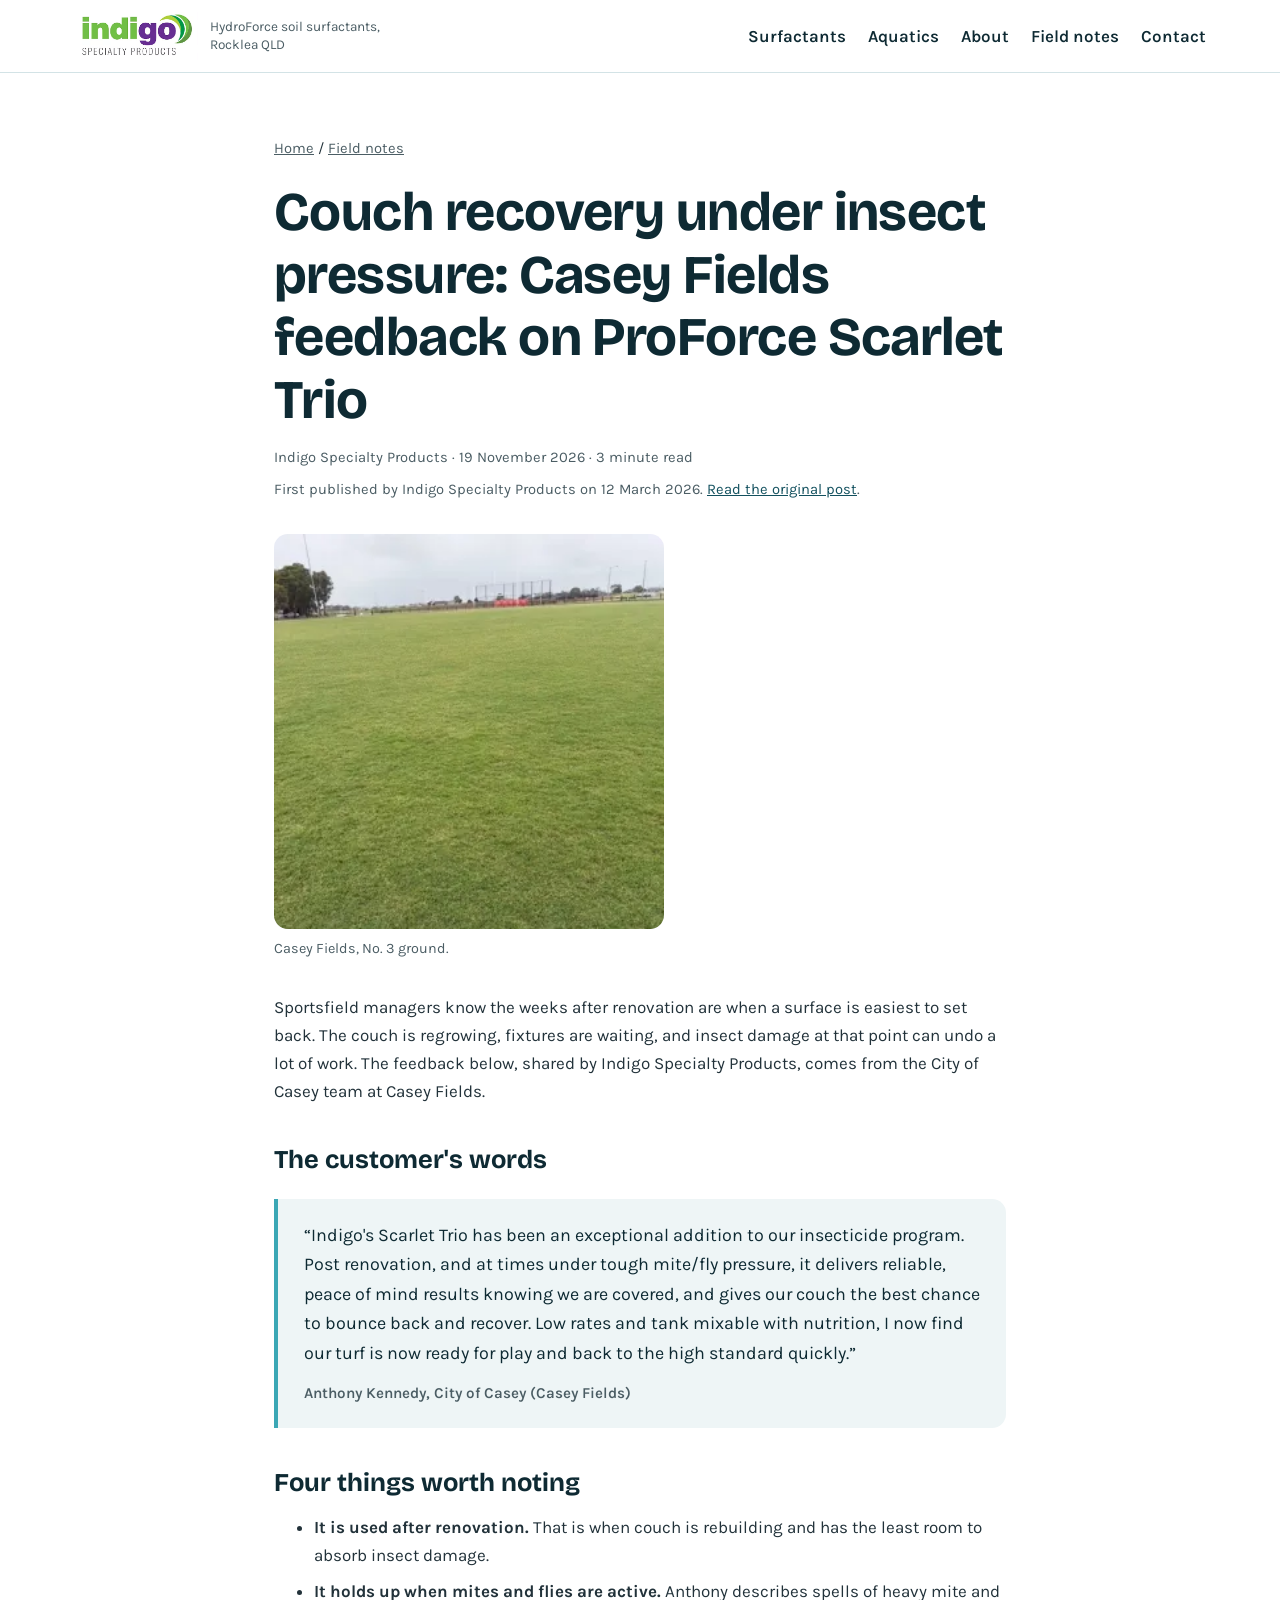
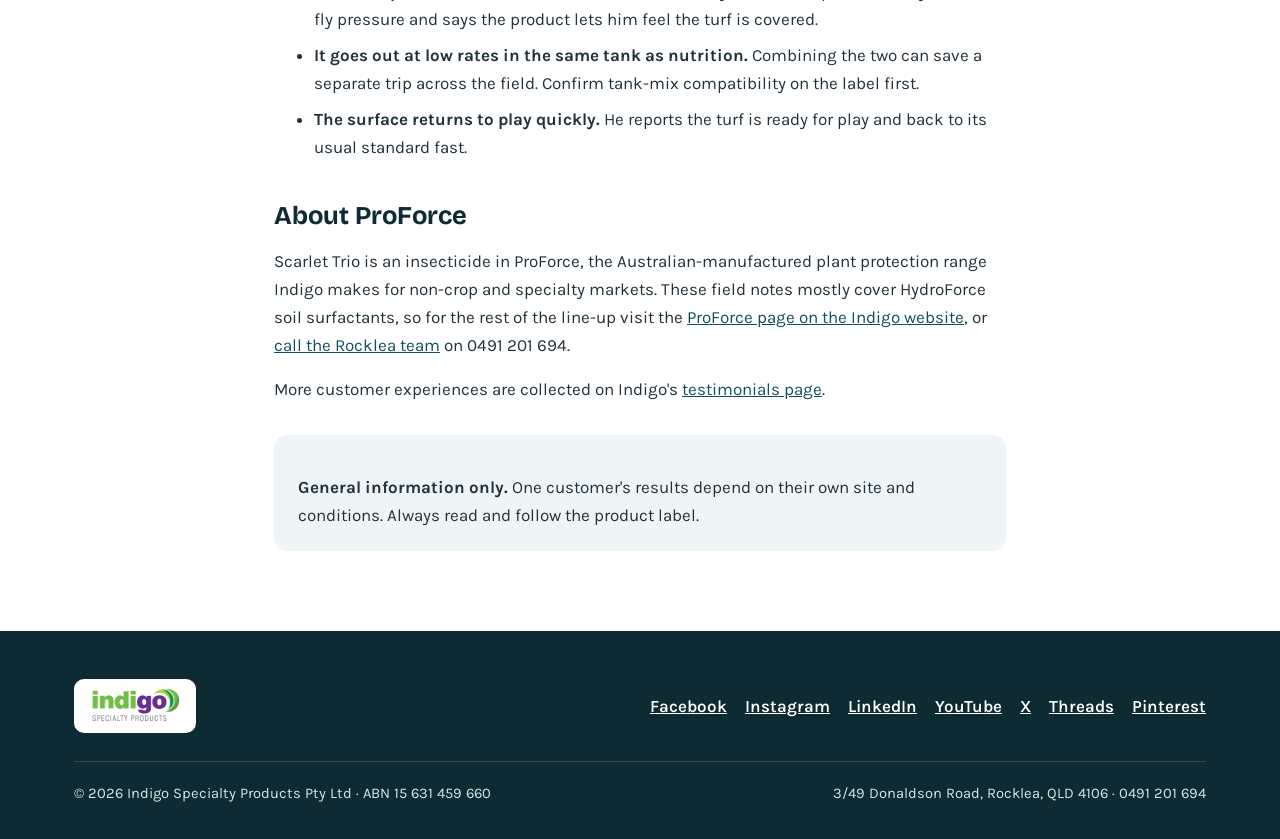
<file: field-notes/scarlet-trio-insecticide-casey-fields.html>
<!DOCTYPE html>
<html lang="en-AU">
<head>
  <meta charset="UTF-8">
  <meta name="viewport" content="width=device-width, initial-scale=1.0">
  <title>ProForce Scarlet Trio Insecticide: Casey Fields Customer Feedback | Indigo Specialty Products</title>
  <meta name="description" content="City of Casey&#x27;s Anthony Kennedy on using ProForce Scarlet Trio insecticide at Casey Fields after renovation and during heavy mite and fly pressure.">
  <link rel="canonical" href="https://indigospecialty.github.io/GithubPages/field-notes/scarlet-trio-insecticide-casey-fields.html">
  <link rel="icon" href="../assets/images/favicon.png" type="image/png">
  <meta name="robots" content="index, follow">

  <meta property="og:type" content="article">
  <meta property="og:site_name" content="Indigo Specialty Products">
  <meta property="og:title" content="Casey Fields feedback on ProForce Scarlet Trio insecticide">
  <meta property="og:description" content="Couch recovery after renovation, low rates and tank mixing with nutrition: a City of Casey customer view.">
  <meta property="og:url" content="https://indigospecialty.github.io/GithubPages/field-notes/scarlet-trio-insecticide-casey-fields.html">
  <meta property="og:image" content="https://indigospecialty.github.io/GithubPages/assets/images/sportsground-turf.jpg">
  <meta property="og:locale" content="en_AU">

  <link rel="preconnect" href="https://fonts.googleapis.com">
  <link rel="preconnect" href="https://fonts.gstatic.com" crossorigin>
  <link href="https://fonts.googleapis.com/css2?family=Bricolage+Grotesque:wght@600;700&family=Karla:wght@400;600;700&display=swap" rel="stylesheet">
  <link rel="stylesheet" href="../assets/css/style.css">

  <script type="application/ld+json">
{
  "@context": "https://schema.org",
  "@type": "BlogPosting",
  "headline": "Couch recovery under insect pressure: Casey Fields feedback on ProForce Scarlet Trio",
  "datePublished": "2026-11-19",
  "dateModified": "2026-11-19",
  "image": "https://indigospecialty.github.io/GithubPages/assets/images/sportsground-turf.jpg",
  "isBasedOn": "https://indigospecialty.com.au/proforce-scarlet-trio-advanced-insecticide/",
  "author": {
    "@type": "Organization",
    "name": "Indigo Specialty Products"
  },
  "publisher": {
    "@type": "Organization",
    "name": "Indigo Specialty Products",
    "logo": {
      "@type": "ImageObject",
      "url": "https://indigospecialty.github.io/GithubPages/assets/images/indigo-specialty-products-logo.png"
    }
  },
  "mainEntityOfPage": "https://indigospecialty.github.io/GithubPages/field-notes/scarlet-trio-insecticide-casey-fields.html"
}
  </script>
</head>
<body>
  <a class="skip-link" href="#main">Skip to content</a>

  <header class="site-header">
    <div class="wrap">
      <a class="brand" href="../" aria-label="Indigo Specialty Products, HydroForce home">
        <img src="../assets/images/indigo-specialty-products-logo.png" width="483" height="187" alt="Indigo Specialty Products logo">
        <span>HydroForce soil surfactants, Rocklea QLD</span>
      </a>
      <nav class="site-nav" aria-label="Main">
        <ul>
          <li><a href="../#surfactants">Surfactants</a></li>
          <li><a href="../#aquatics">Aquatics</a></li>
          <li><a href="../#about">About</a></li>
          <li><a href="./">Field notes</a></li>
          <li><a href="../#contact">Contact</a></li>
        </ul>
      </nav>
    </div>
  </header>

  <main id="main" class="article">
    <div class="wrap">
      <nav class="breadcrumb" aria-label="Breadcrumb"><a href="../">Home</a> / <a href="./">Field notes</a></nav>
      <article>
        <header>
          <h1>Couch recovery under insect pressure: Casey Fields feedback on ProForce Scarlet Trio</h1>
          <p class="meta">Indigo Specialty Products · 19 November 2026 · 3 minute read</p>
          <p class="source-note">First published by Indigo Specialty Products on 12 March 2026. <a href="https://indigospecialty.com.au/proforce-scarlet-trio-advanced-insecticide/">Read the original post</a>.</p>
        </header>

        <figure>
          <picture>
            <source srcset="../assets/images/sportsground-turf.webp" type="image/webp">
            <img src="../assets/images/sportsground-turf.jpg" width="296" height="300" alt="Couch turf on the No. 3 ground at Casey Fields">
          </picture>
          <figcaption>Casey Fields, No. 3 ground.</figcaption>
        </figure>

        <p>Sportsfield managers know the weeks after renovation are when a surface is easiest to set back. The couch is regrowing, fixtures are waiting, and insect damage at that point can undo a lot of work. The feedback below, shared by Indigo Specialty Products, comes from the City of Casey team at Casey Fields.</p>

        <h2>The customer's words</h2>
        <blockquote class="quote">
          <p>&ldquo;Indigo's Scarlet Trio has been an exceptional addition to our insecticide program. Post renovation, and at times under tough mite/fly pressure, it delivers reliable, peace of mind results knowing we are covered, and gives our couch the best chance to bounce back and recover. Low rates and tank mixable with nutrition, I now find our turf is now ready for play and back to the high standard quickly.&rdquo;</p>
          <footer>Anthony Kennedy, City of Casey (Casey Fields)</footer>
        </blockquote>

        <h2>Four things worth noting</h2>
        <ul>
          <li><strong>It is used after renovation.</strong> That is when couch is rebuilding and has the least room to absorb insect damage.</li>
          <li><strong>It holds up when mites and flies are active.</strong> Anthony describes spells of heavy mite and fly pressure and says the product lets him feel the turf is covered.</li>
          <li><strong>It goes out at low rates in the same tank as nutrition.</strong> Combining the two can save a separate trip across the field. Confirm tank-mix compatibility on the label first.</li>
          <li><strong>The surface returns to play quickly.</strong> He reports the turf is ready for play and back to its usual standard fast.</li>
        </ul>

        <h2>About ProForce</h2>
        <p>Scarlet Trio is an insecticide in ProForce, the Australian-manufactured plant protection range Indigo makes for non-crop and specialty markets. These field notes mostly cover HydroForce soil surfactants, so for the rest of the line-up visit the <a href="https://indigospecialty.com.au/proforce/">ProForce page on the Indigo website</a>, or <a href="../#contact">call the Rocklea team</a> on 0491 201 694.</p>
        <p>More customer experiences are collected on Indigo's <a href="https://indigospecialty.com.au/testimonials/">testimonials page</a>.</p>

        <div class="callout">
          <p><strong>General information only.</strong> One customer's results depend on their own site and conditions. Always read and follow the product label.</p>
        </div>
      </article>
    </div>
  </main>

  <footer class="site-footer">
    <div class="wrap">
      <div class="footer-top">
        <a class="footer-logo" href="https://indigospecialty.com.au/"><img src="../assets/images/indigo-specialty-products-logo.png" width="483" height="187" alt="Indigo Specialty Products main website"></a>
        <ul class="socials" aria-label="Indigo Specialty Products on social media">
          <li><a href="https://www.facebook.com/profile.php?id=100076193619084">Facebook</a></li>
          <li><a href="https://www.instagram.com/indigospecialtyproducts">Instagram</a></li>
          <li><a href="https://www.linkedin.com/company/99134999">LinkedIn</a></li>
          <li><a href="https://www.youtube.com/@indigospecialtyproducts3187">YouTube</a></li>
          <li><a href="https://twitter.com/IndigoSpecialty">X</a></li>
          <li><a href="https://www.threads.com/@indigospecialtyproducts">Threads</a></li>
          <li><a href="https://www.pinterest.com.au/indigospecialty">Pinterest</a></li>
        </ul>
      </div>
      <div class="footer-bottom">
        <span>&copy; 2026 Indigo Specialty Products Pty Ltd · ABN 15 631 459 660</span>
        <span>3/49 Donaldson Road, Rocklea, QLD 4106 · 0491 201 694</span>
      </div>
    </div>
  </footer>
</body>
</html>
</file>
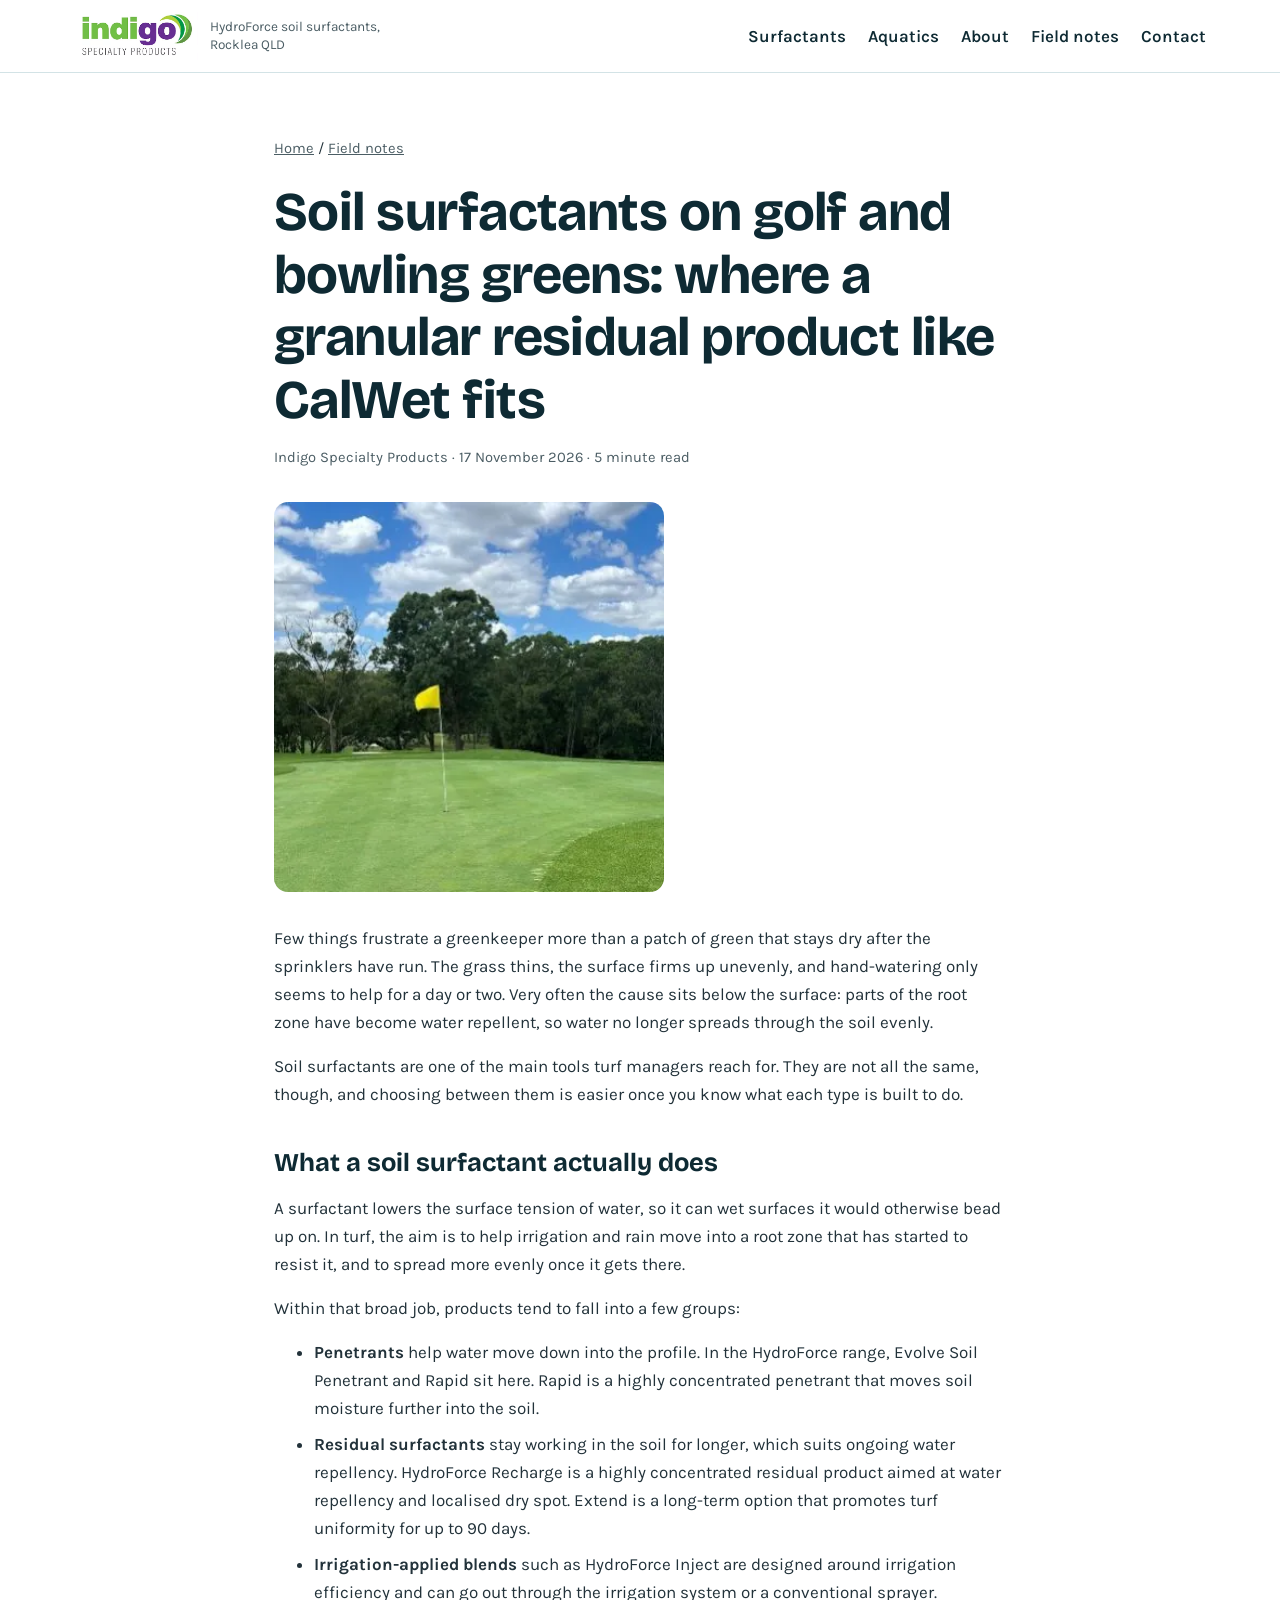
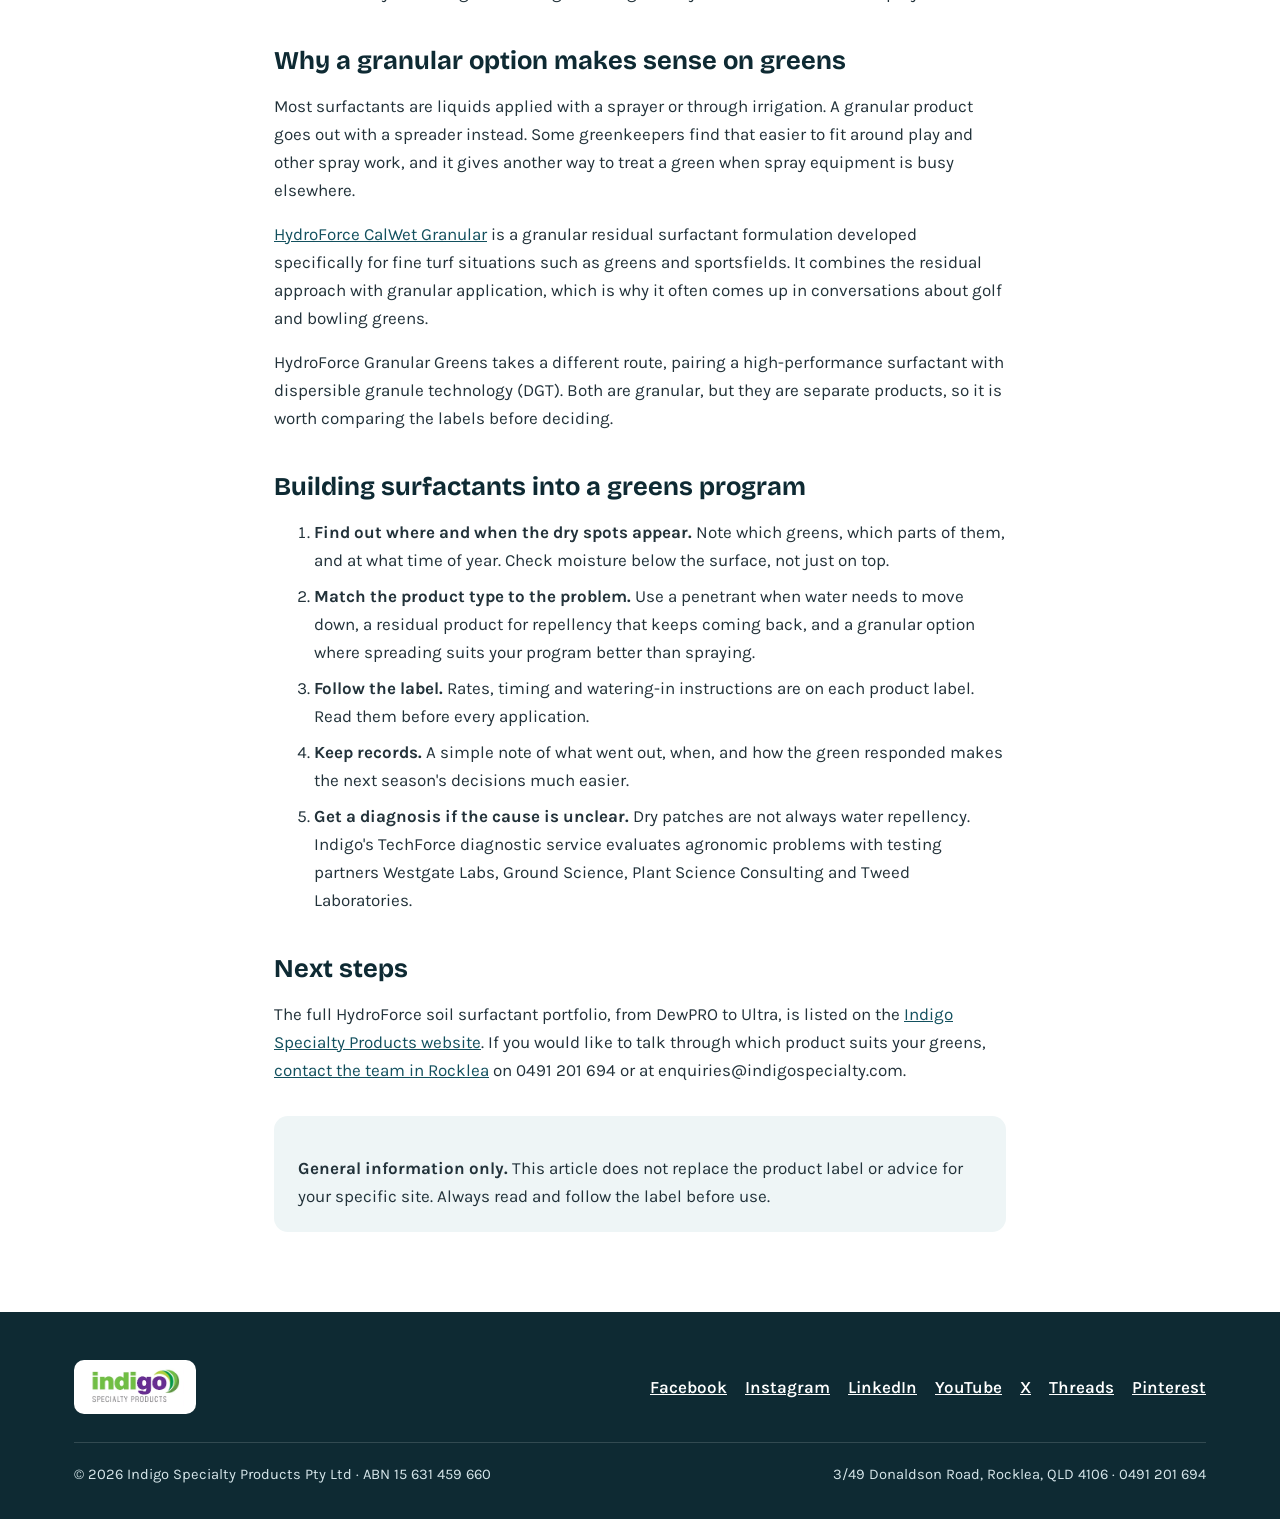
<file: field-notes/soil-surfactants-golf-bowling-greens.html>
<!DOCTYPE html>
<html lang="en-AU">
<head>
  <meta charset="UTF-8">
  <meta name="viewport" content="width=device-width, initial-scale=1.0">
  <title>Soil Surfactants on Golf and Bowling Greens: Where CalWet Granular Fits | Indigo Specialty Products</title>
  <meta name="description" content="How penetrant, residual and granular soil surfactants differ on golf and bowling greens, and where HydroForce CalWet Granular fits in a greens program.">
  <link rel="canonical" href="https://indigospecialty.github.io/GithubPages/field-notes/soil-surfactants-golf-bowling-greens.html">
  <link rel="icon" href="../assets/images/favicon.png" type="image/png">
  <meta name="robots" content="index, follow">

  <meta property="og:type" content="article">
  <meta property="og:site_name" content="Indigo Specialty Products">
  <meta property="og:title" content="Soil surfactants on golf and bowling greens: where CalWet Granular fits">
  <meta property="og:description" content="Penetrant, residual and granular surfactants compared for greens, with HydroForce CalWet Granular in context.">
  <meta property="og:url" content="https://indigospecialty.github.io/GithubPages/field-notes/soil-surfactants-golf-bowling-greens.html">
  <meta property="og:image" content="https://indigospecialty.github.io/GithubPages/assets/images/golf-green-fine-turf.jpg">
  <meta property="og:locale" content="en_AU">

  <link rel="preconnect" href="https://fonts.googleapis.com">
  <link rel="preconnect" href="https://fonts.gstatic.com" crossorigin>
  <link href="https://fonts.googleapis.com/css2?family=Bricolage+Grotesque:wght@600;700&family=Karla:wght@400;600;700&display=swap" rel="stylesheet">
  <link rel="stylesheet" href="../assets/css/style.css">

  <script type="application/ld+json">
  {
    "@context": "https://schema.org",
    "@type": "BlogPosting",
    "headline": "Soil surfactants on golf and bowling greens: where a granular residual product like CalWet fits",
    "datePublished": "2026-11-17",
    "dateModified": "2026-11-17",
    "image": "https://indigospecialty.github.io/GithubPages/assets/images/golf-green-fine-turf.jpg",
    "author": { "@type": "Organization", "name": "Indigo Specialty Products" },
    "publisher": {
      "@type": "Organization",
      "name": "Indigo Specialty Products",
      "logo": { "@type": "ImageObject", "url": "https://indigospecialty.github.io/GithubPages/assets/images/indigo-specialty-products-logo.png" }
    },
    "mainEntityOfPage": "https://indigospecialty.github.io/GithubPages/field-notes/soil-surfactants-golf-bowling-greens.html"
  }
  </script>
</head>
<body>
  <a class="skip-link" href="#main">Skip to content</a>

  <header class="site-header">
    <div class="wrap">
      <a class="brand" href="../" aria-label="Indigo Specialty Products, HydroForce home">
        <img src="../assets/images/indigo-specialty-products-logo.png" width="483" height="187" alt="Indigo Specialty Products logo">
        <span>HydroForce soil surfactants, Rocklea QLD</span>
      </a>
      <nav class="site-nav" aria-label="Main">
        <ul>
          <li><a href="../#surfactants">Surfactants</a></li>
          <li><a href="../#aquatics">Aquatics</a></li>
          <li><a href="../#about">About</a></li>
          <li><a href="./">Field notes</a></li>
          <li><a href="../#contact">Contact</a></li>
        </ul>
      </nav>
    </div>
  </header>

  <main id="main" class="article">
    <div class="wrap">
      <nav class="breadcrumb" aria-label="Breadcrumb"><a href="../">Home</a> / <a href="./">Field notes</a></nav>
      <article>
        <header>
          <h1>Soil surfactants on golf and bowling greens: where a granular residual product like CalWet fits</h1>
          <p class="meta">Indigo Specialty Products · 17 November 2026 · 5 minute read</p>
        </header>

        <figure>
          <picture>
            <source srcset="../assets/images/golf-green-fine-turf.webp" type="image/webp">
            <img src="../assets/images/golf-green-fine-turf.jpg" width="360" height="360" alt="Golf green with a yellow pin flag and trees behind">
          </picture>
        </figure>

        <p>Few things frustrate a greenkeeper more than a patch of green that stays dry after the sprinklers have run. The grass thins, the surface firms up unevenly, and hand-watering only seems to help for a day or two. Very often the cause sits below the surface: parts of the root zone have become water repellent, so water no longer spreads through the soil evenly.</p>

        <p>Soil surfactants are one of the main tools turf managers reach for. They are not all the same, though, and choosing between them is easier once you know what each type is built to do.</p>

        <h2>What a soil surfactant actually does</h2>
        <p>A surfactant lowers the surface tension of water, so it can wet surfaces it would otherwise bead up on. In turf, the aim is to help irrigation and rain move into a root zone that has started to resist it, and to spread more evenly once it gets there.</p>
        <p>Within that broad job, products tend to fall into a few groups:</p>
        <ul>
          <li><strong>Penetrants</strong> help water move down into the profile. In the HydroForce range, Evolve Soil Penetrant and Rapid sit here. Rapid is a highly concentrated penetrant that moves soil moisture further into the soil.</li>
          <li><strong>Residual surfactants</strong> stay working in the soil for longer, which suits ongoing water repellency. HydroForce Recharge is a highly concentrated residual product aimed at water repellency and localised dry spot. Extend is a long-term option that promotes turf uniformity for up to 90 days.</li>
          <li><strong>Irrigation-applied blends</strong> such as HydroForce Inject are designed around irrigation efficiency and can go out through the irrigation system or a conventional sprayer.</li>
        </ul>

        <h2>Why a granular option makes sense on greens</h2>
        <p>Most surfactants are liquids applied with a sprayer or through irrigation. A granular product goes out with a spreader instead. Some greenkeepers find that easier to fit around play and other spray work, and it gives another way to treat a green when spray equipment is busy elsewhere.</p>
        <p><a href="https://indigospecialty.com.au/hydroforce/">HydroForce CalWet Granular</a> is a granular residual surfactant formulation developed specifically for fine turf situations such as greens and sportsfields. It combines the residual approach with granular application, which is why it often comes up in conversations about golf and bowling greens.</p>
        <p>HydroForce Granular Greens takes a different route, pairing a high-performance surfactant with dispersible granule technology (DGT). Both are granular, but they are separate products, so it is worth comparing the labels before deciding.</p>

        <h2>Building surfactants into a greens program</h2>
        <ol>
          <li><strong>Find out where and when the dry spots appear.</strong> Note which greens, which parts of them, and at what time of year. Check moisture below the surface, not just on top.</li>
          <li><strong>Match the product type to the problem.</strong> Use a penetrant when water needs to move down, a residual product for repellency that keeps coming back, and a granular option where spreading suits your program better than spraying.</li>
          <li><strong>Follow the label.</strong> Rates, timing and watering-in instructions are on each product label. Read them before every application.</li>
          <li><strong>Keep records.</strong> A simple note of what went out, when, and how the green responded makes the next season's decisions much easier.</li>
          <li><strong>Get a diagnosis if the cause is unclear.</strong> Dry patches are not always water repellency. Indigo's TechForce diagnostic service evaluates agronomic problems with testing partners Westgate Labs, Ground Science, Plant Science Consulting and Tweed Laboratories.</li>
        </ol>

        <h2>Next steps</h2>
        <p>The full HydroForce soil surfactant portfolio, from DewPRO to Ultra, is listed on the <a href="https://indigospecialty.com.au/hydroforce/">Indigo Specialty Products website</a>. If you would like to talk through which product suits your greens, <a href="../#contact">contact the team in Rocklea</a> on 0491 201 694 or at enquiries@indigospecialty.com.</p>

        <div class="callout">
          <p><strong>General information only.</strong> This article does not replace the product label or advice for your specific site. Always read and follow the label before use.</p>
        </div>
      </article>
    </div>
  </main>

  <footer class="site-footer">
    <div class="wrap">
      <div class="footer-top">
        <a class="footer-logo" href="https://indigospecialty.com.au/"><img src="../assets/images/indigo-specialty-products-logo.png" width="483" height="187" alt="Indigo Specialty Products main website"></a>
        <ul class="socials" aria-label="Indigo Specialty Products on social media">
          <li><a href="https://www.facebook.com/profile.php?id=100076193619084">Facebook</a></li>
          <li><a href="https://www.instagram.com/indigospecialtyproducts">Instagram</a></li>
          <li><a href="https://www.linkedin.com/company/99134999">LinkedIn</a></li>
          <li><a href="https://www.youtube.com/@indigospecialtyproducts3187">YouTube</a></li>
          <li><a href="https://twitter.com/IndigoSpecialty">X</a></li>
          <li><a href="https://www.threads.com/@indigospecialtyproducts">Threads</a></li>
          <li><a href="https://www.pinterest.com.au/indigospecialty">Pinterest</a></li>
        </ul>
      </div>
      <div class="footer-bottom">
        <span>&copy; 2026 Indigo Specialty Products Pty Ltd · ABN 15 631 459 660</span>
        <span>3/49 Donaldson Road, Rocklea, QLD 4106 · 0491 201 694</span>
      </div>
    </div>
  </footer>
</body>
</html>
</file>
<file: assets/css/style.css>
/* Indigo Specialty Products – HydroForce site (GitHub Pages) */
:root {
  --ink: #0E2A33;
  --teal: #12505E;
  --teal-dark: #0B3A45;
  --aqua: #3BA7B5;
  --mist: #EEF5F6;
  --line: #D3E3E6;
  --purple: #5A2D82;
  --text: #22323A;
  --muted: #4B5D64;
  --white: #FFFFFF;
  --radius: 14px;
  --wrap: 1180px;
}

*, *::before, *::after { box-sizing: border-box; }
html { scroll-behavior: smooth; }
body {
  margin: 0;
  font-family: "Karla", system-ui, -apple-system, "Segoe UI", sans-serif;
  font-size: 1.0625rem;
  line-height: 1.65;
  color: var(--text);
  background: var(--white);
}
img { max-width: 100%; height: auto; display: block; }
a { color: var(--teal); }
a:hover { color: var(--teal-dark); }
h1, h2, h3 {
  font-family: "Bricolage Grotesque", "Karla", system-ui, sans-serif;
  color: var(--ink);
  line-height: 1.15;
  margin: 0;
}
h1 { font-size: clamp(2.1rem, 4.4vw, 3.4rem); font-weight: 700; letter-spacing: -0.01em; }
h2 { font-size: clamp(1.7rem, 3vw, 2.4rem); font-weight: 700; }
h3 { font-size: 1.2rem; font-weight: 700; }
p { margin: 0; }

.wrap { width: 100%; max-width: var(--wrap); margin: 0 auto; padding: 0 24px; }
.skip-link { position: absolute; left: -9999px; top: 8px; background: var(--ink); color: var(--white); padding: 10px 16px; z-index: 10; }
.skip-link:focus { left: 8px; }

/* Header */
.site-header { border-bottom: 1px solid var(--line); background: var(--white); position: sticky; top: 0; z-index: 5; }
.site-header .wrap { display: flex; flex-wrap: wrap; align-items: center; justify-content: space-between; gap: 12px 28px; padding-top: 12px; padding-bottom: 12px; }
.brand { display: flex; align-items: center; gap: 12px; text-decoration: none; }
.brand img { height: 48px; width: auto; }
.brand span { font-size: 0.85rem; color: var(--muted); line-height: 1.3; max-width: 170px; }
.site-nav ul { list-style: none; margin: 0; padding: 0; display: flex; flex-wrap: wrap; gap: 4px 22px; align-items: center; }
.site-nav a { color: var(--ink); text-decoration: none; font-weight: 600; display: inline-block; padding: 10px 0; }
.site-nav a:hover { color: var(--teal); text-decoration: underline; text-underline-offset: 4px; }

/* Buttons */
.btn { display: inline-flex; align-items: center; justify-content: center; min-height: 48px; padding: 12px 24px; border-radius: 999px; font-weight: 700; text-decoration: none; border: 2px solid var(--teal); }
.btn-solid { background: var(--teal); color: var(--white); }
.btn-solid:hover { background: var(--teal-dark); border-color: var(--teal-dark); color: var(--white); }
.btn-line { background: transparent; color: var(--teal); }
.btn-line:hover { background: var(--mist); color: var(--teal-dark); }
.btn-row { display: flex; flex-wrap: wrap; gap: 12px; }

/* Hero */
.hero { background: var(--mist); }
.hero .wrap { display: grid; grid-template-columns: minmax(0, 1.15fr) minmax(0, 0.85fr); gap: 48px; align-items: center; padding-top: 72px; padding-bottom: 72px; }
.eyebrow { display: inline-block; font-size: 0.85rem; font-weight: 700; letter-spacing: 0.08em; text-transform: uppercase; color: var(--teal); margin-bottom: 14px; }
.hero p.lead { font-size: 1.2rem; color: var(--muted); margin: 20px 0 28px; max-width: 58ch; }
.hero figure { margin: 0; }
.hero figure img { border-radius: var(--radius); width: 100%; aspect-ratio: 730 / 628; object-fit: cover; }

/* Sections */
.section { padding: 80px 0; }
.section-alt { background: var(--mist); }
.section-head { max-width: 760px; margin-bottom: 36px; }
.section-head p { color: var(--muted); margin-top: 12px; font-size: 1.1rem; }

/* Product grid */
.product-grid { list-style: none; margin: 0; padding: 0; display: grid; grid-template-columns: repeat(3, minmax(0, 1fr)); gap: 18px; }
.product { border: 1px solid var(--line); border-radius: var(--radius); padding: 22px 22px 24px; background: var(--white); }
.product h3 { color: var(--teal); margin-bottom: 6px; }
.product h3 small { display: block; font-family: "Karla", sans-serif; font-size: 0.78rem; font-weight: 700; letter-spacing: 0.06em; text-transform: uppercase; color: var(--muted); margin-bottom: 4px; }
.product p { font-size: 0.98rem; color: var(--text); }
.note { margin-top: 20px; font-size: 0.92rem; color: var(--muted); }

/* Split */
.split { display: grid; grid-template-columns: minmax(0, 1fr) minmax(0, 1fr); gap: 48px; align-items: center; }
.split-text > * + * { margin-top: 16px; }
.photo-pair { display: grid; grid-template-columns: repeat(2, minmax(0, 1fr)); gap: 16px; }
.photo-pair figure, .solo figure { margin: 0; }
.photo-pair img, .solo img { border-radius: var(--radius); width: 100%; aspect-ratio: 1 / 1; object-fit: cover; }
figcaption { font-size: 0.9rem; color: var(--muted); margin-top: 8px; }

/* Aquatics list */
.plain-list { list-style: none; margin: 0; padding: 0; }
.plain-list li { padding: 14px 0; border-top: 1px solid var(--line); }
.plain-list li:last-child { border-bottom: 1px solid var(--line); }
.plain-list strong { color: var(--ink); }

/* About */
.about-grid { display: grid; grid-template-columns: minmax(0, 0.8fr) minmax(0, 1.2fr); gap: 48px; }
.about-grid .body > * + * { margin-top: 16px; }
.markets { list-style: none; margin: 0; padding: 0; display: flex; flex-wrap: wrap; gap: 8px; }
.markets li { border: 1px solid var(--line); background: var(--white); border-radius: 999px; padding: 6px 14px; font-size: 0.92rem; font-weight: 600; color: var(--ink); }

/* Field notes */
.post-card { display: grid; grid-template-columns: 220px minmax(0, 1fr); gap: 28px; align-items: center; border: 1px solid var(--line); border-radius: var(--radius); padding: 22px; background: var(--white); }
.post-card img { border-radius: 10px; aspect-ratio: 1 / 1; object-fit: cover; }
.post-card h3 a { color: var(--ink); text-decoration: none; }
.post-card h3 a:hover { color: var(--teal); text-decoration: underline; }
.post-card p { margin-top: 8px; color: var(--muted); }

/* Contact */
.contact-grid { display: grid; grid-template-columns: minmax(0, 1fr) minmax(0, 1fr); gap: 40px; align-items: stretch; }
.nap { font-style: normal; border: 1px solid var(--line); border-radius: var(--radius); padding: 26px; background: var(--white); }
.nap p + p { margin-top: 6px; }
.nap .name { font-family: "Bricolage Grotesque", sans-serif; font-size: 1.3rem; font-weight: 700; color: var(--ink); margin-bottom: 8px; }
.map { border: 0; width: 100%; min-height: 360px; height: 100%; border-radius: var(--radius); }

/* Footer */
.site-footer { background: var(--ink); color: #D6E6EA; padding: 48px 0 32px; }
.site-footer a { color: var(--white); }
.footer-top { display: flex; flex-wrap: wrap; justify-content: space-between; gap: 24px; align-items: center; }
.footer-logo { background: var(--white); border-radius: 10px; padding: 8px 12px; display: inline-block; }
.footer-logo img { height: 38px; width: auto; }
.socials { list-style: none; margin: 0; padding: 0; display: flex; flex-wrap: wrap; gap: 4px 18px; }
.socials a { display: inline-block; padding: 8px 0; font-weight: 600; }
.footer-bottom { margin-top: 28px; padding-top: 20px; border-top: 1px solid rgba(255,255,255,0.15); font-size: 0.92rem; display: flex; flex-wrap: wrap; justify-content: space-between; gap: 8px 24px; }

/* Article */
.article { padding: 64px 0 80px; }
.article .wrap { max-width: 780px; }
.article header p { color: var(--muted); margin-top: 12px; }
.article .meta { font-size: 0.92rem; color: var(--muted); margin-top: 14px; }
.article figure { margin: 32px 0; }
.article figure img { border-radius: var(--radius); width: 100%; max-width: 390px; }
.article h2 { font-size: 1.6rem; margin-top: 40px; }
.article p, .article ul, .article ol { margin-top: 16px; }
.article li + li { margin-top: 8px; }
.callout { background: var(--mist); border-radius: var(--radius); padding: 22px 24px; margin-top: 32px; }
.breadcrumb { font-size: 0.92rem; margin-bottom: 20px; }
.breadcrumb a { color: var(--muted); }

/* Responsive */
@media (max-width: 900px) {
  .hero .wrap, .split, .about-grid, .contact-grid { grid-template-columns: minmax(0, 1fr); }
  .product-grid { grid-template-columns: repeat(2, minmax(0, 1fr)); }
  .site-header { position: static; }
}
@media (max-width: 600px) {
  .product-grid { grid-template-columns: minmax(0, 1fr); }
  .post-card { grid-template-columns: minmax(0, 1fr); }
  .section { padding: 56px 0; }
  .hero .wrap { padding-top: 48px; padding-bottom: 48px; }
}

/* Long emails wrap on small screens */
.nap p, .footer-bottom span { overflow-wrap: anywhere; }

/* Customer quotes, source notes and post lists (added 19 Nov 2026) */
.quote { margin: 24px 0 0; padding: 22px 26px; border-left: 4px solid var(--aqua); background: var(--mist); border-radius: 0 var(--radius) var(--radius) 0; }
.quote p { margin: 0; font-size: 1.12rem; line-height: 1.65; color: var(--ink); }
.quote footer { margin-top: 12px; font-size: 0.95rem; font-weight: 600; color: var(--muted); }
.article .source-note { font-size: 0.92rem; margin-top: 8px; }
.post-stack { display: grid; gap: 24px; margin-top: 32px; }
.more-notes { margin-top: 28px; padding: 22px 24px; border: 1px solid var(--line); border-radius: var(--radius); }
.more-notes h3 { font-size: 1.15rem; }
.more-notes ul { margin: 12px 0 0; padding-left: 20px; }
.more-notes li + li { margin-top: 8px; }
.more-notes p { margin-top: 14px; font-weight: 600; }
</file>
